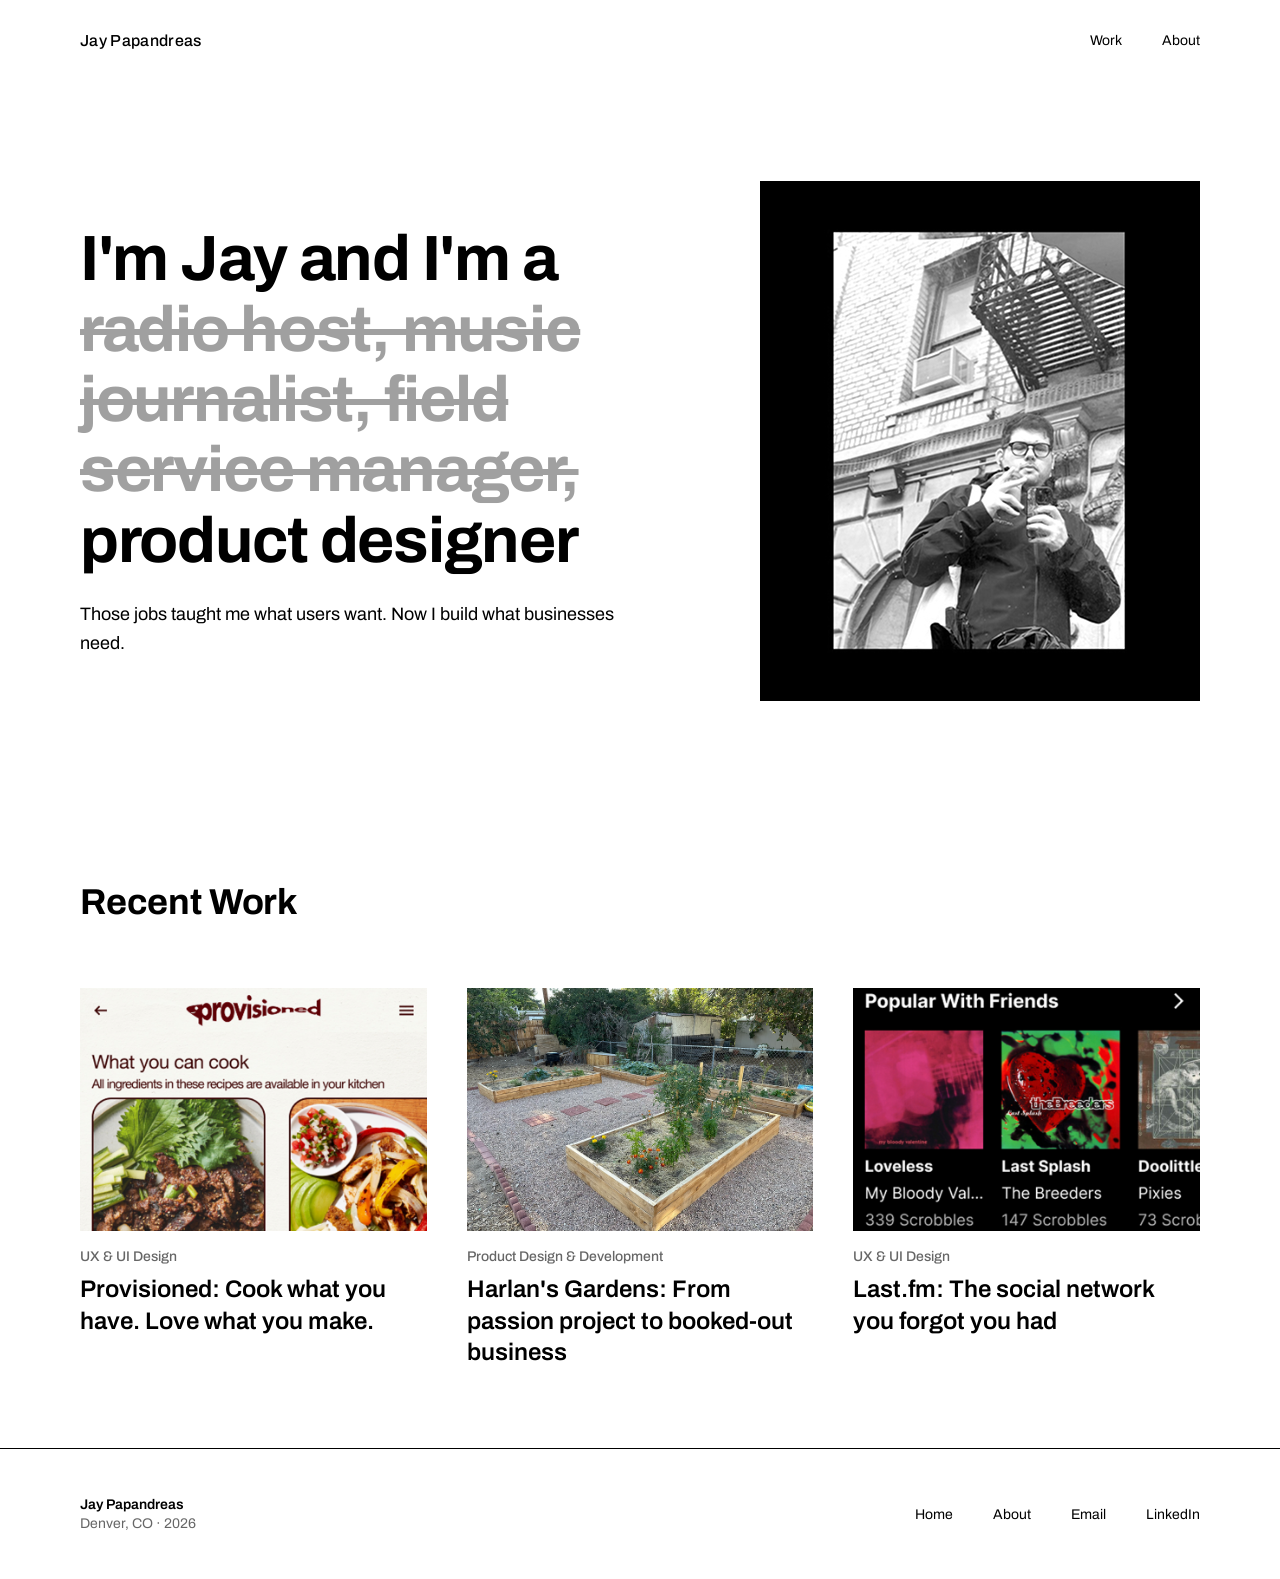
<file: index.html>
<!DOCTYPE html>
<html lang="en">
<head>
  <meta charset="UTF-8">
  <meta name="viewport" content="width=device-width, initial-scale=1.0">
  <title>Jay Papandreas — Product Designer</title>
  <meta name="description" content="Jay Papandreas is a product designer in Denver, CO.">
  <link rel="icon" type="image/png" href="favicon.png">
  <meta property="og:type" content="website">
  <meta property="og:site_name" content="Jay Papandreas">
  <meta property="og:title" content="Jay Papandreas — Product Designer">
  <meta property="og:description" content="Jay Papandreas is a product designer in Denver, CO.">
  <meta property="og:url" content="https://jaypapandreas.com">
  <meta property="og:image" content="https://jaypapandreas.com/og-image.png">
  <meta name="twitter:card" content="summary_large_image">
  <meta name="twitter:image" content="https://jaypapandreas.com/og-image.png">
  <link rel="stylesheet" href="styles.css">
</head>
<body>

  <a href="#main" class="skip-link">Skip to main content</a>
  <header class="nav">
    <div class="nav-inner">
      <a href="index.html" class="nav-wordmark">Jay Papandreas</a>
      <nav class="nav-links" aria-label="Primary navigation">
        <a href="work.html" class="nav-link">Work</a>
        <a href="about.html" class="nav-link">About</a>
      </nav>
    </div>
  </header>

  <main id="main">
    <section class="hero">
      <div class="hero-text">
        <h1 class="hero-heading">I'm Jay and I'm a <span class="text-strikethrough">radio host, music journalist, field service manager, </span>product designer</h1>
        <p class="hero-sub">Those jobs taught me what users want. Now I build what businesses need.</p>
      </div>
      <img class="hero-photo" src="images/portfolio%20assets/hero-photo.jpg" alt="Jay Papandreas">
    </section>

    <section class="section">
      <h2 class="section-heading">Recent Work</h2>
      <div class="cards-row cards-row--three">
        <a href="provisioned.html" class="card">
          <img class="card-image" src="images/portfolio%20assets/card-provisioned.png" alt="Provisioned project">
          <div class="card-text">
            <span class="card-category">UX &amp; UI Design</span>
            <span class="card-title">Provisioned: Cook what you have. Love what you make.</span>
          </div>
        </a>
        <a href="harlans.html" class="card">
          <img class="card-image" src="images/portfolio%20assets/card-harlans.png" alt="Harlan's Gardens project">
          <div class="card-text">
            <span class="card-category">Product Design &amp; Development</span>
            <span class="card-title">Harlan's Gardens: From passion project to booked-out business</span>
          </div>
        </a>
        <a href="lastfm.html" class="card">
          <img class="card-image" src="images/portfolio%20assets/card-lastfm.png" alt="Last.fm project">
          <div class="card-text">
            <span class="card-category">UX &amp; UI Design</span>
            <span class="card-title">Last.fm: The social network you forgot you had</span>
          </div>
        </a>
      </div>
    </section>
  </main>

  <footer class="footer">
    <div class="footer-inner">
      <div class="footer-left">
        <span class="footer-name">Jay Papandreas</span>
        <span class="footer-meta">Denver, CO · 2026</span>
      </div>
      <nav class="footer-links" aria-label="Footer navigation">
        <a href="index.html" class="footer-link">Home</a>
        <a href="about.html" class="footer-link">About</a>
        <a data-e="jay.papandreas" data-d="gmail.com" class="footer-link" role="link" tabindex="0">Email</a>
        <a href="https://www.linkedin.com/in/jaypapandreas" target="_blank" rel="noopener noreferrer" class="footer-link" aria-label="LinkedIn (opens in new tab)">LinkedIn</a>
      </nav>
    </div>
  </footer>

  <script src="main.js"></script>
</body>
</html>
</file>
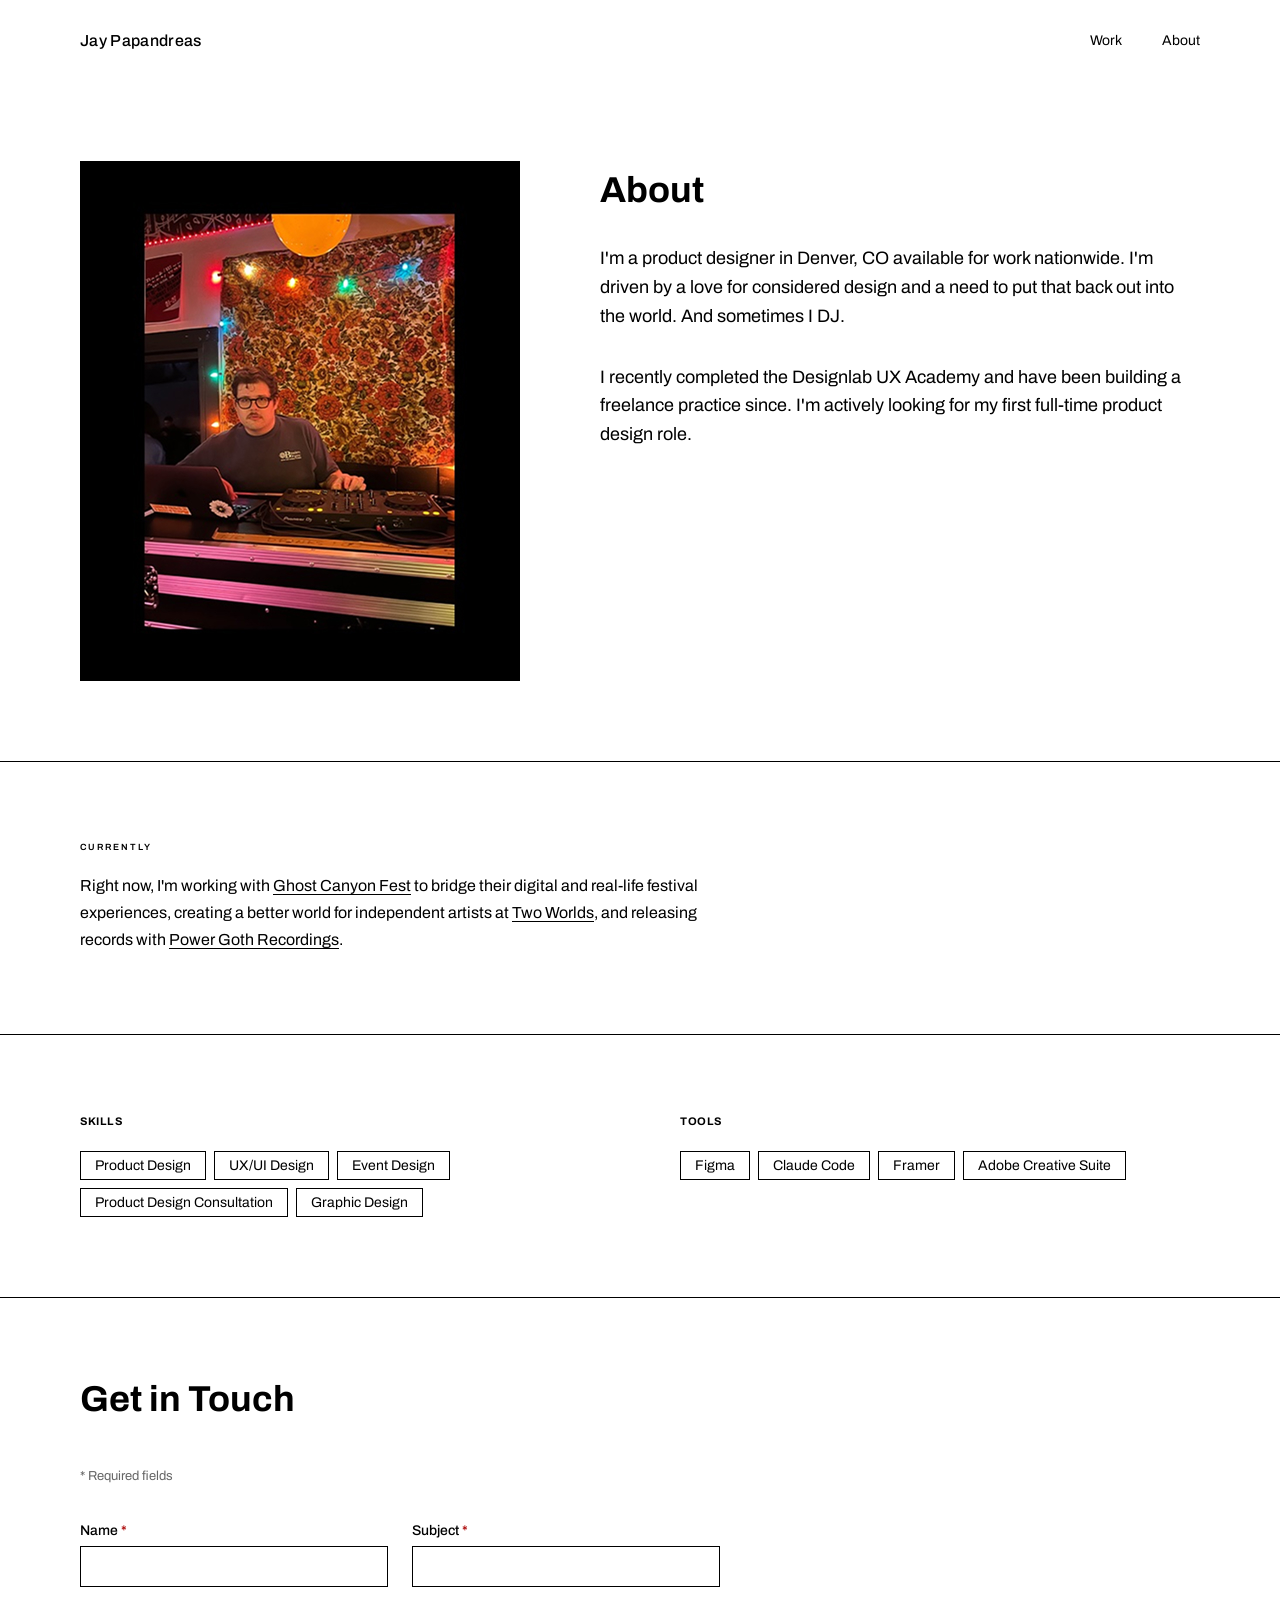
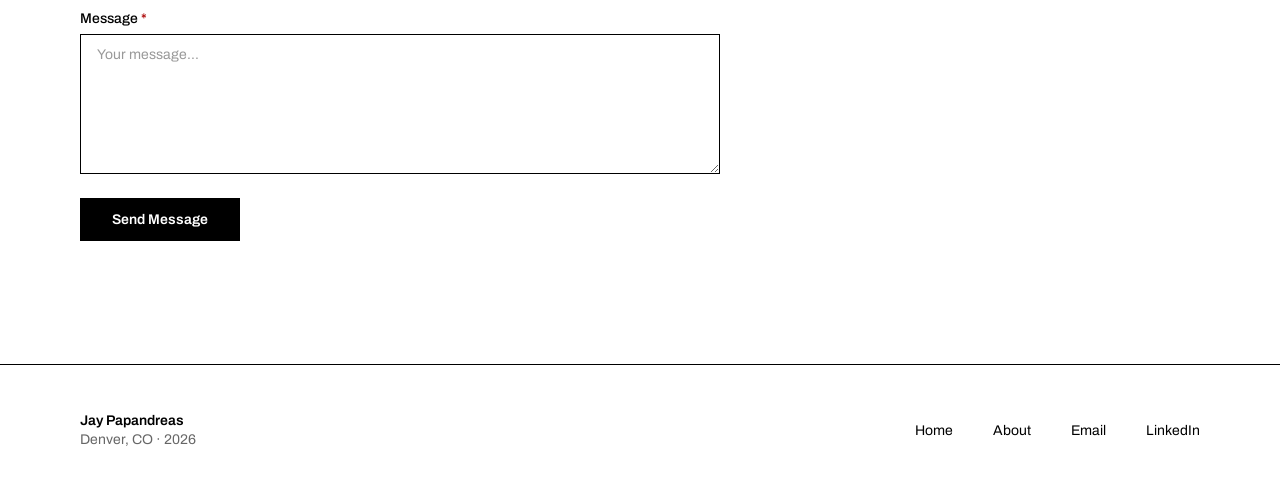
<file: about.html>
<!DOCTYPE html>
<html lang="en">
<head>
  <meta charset="UTF-8">
  <meta name="viewport" content="width=device-width, initial-scale=1.0">
  <title>About — Jay Papandreas</title>
  <meta name="description" content="Jay Papandreas is a product designer in Denver, CO available for work nationwide.">
  <link rel="icon" type="image/png" href="favicon.png">
  <meta property="og:type" content="website">
  <meta property="og:site_name" content="Jay Papandreas">
  <meta property="og:title" content="About — Jay Papandreas">
  <meta property="og:description" content="Jay Papandreas is a product designer in Denver, CO available for work nationwide.">
  <meta property="og:url" content="https://jaypapandreas.com/about.html">
  <meta property="og:image" content="https://jaypapandreas.com/og-image.png">
  <meta name="twitter:card" content="summary_large_image">
  <meta name="twitter:image" content="https://jaypapandreas.com/og-image.png">
  <link rel="stylesheet" href="styles.css">
</head>
<body>

  <a href="#main" class="skip-link">Skip to main content</a>
  <header class="nav">
    <div class="nav-inner">
      <a href="index.html" class="nav-wordmark">Jay Papandreas</a>
      <nav class="nav-links" aria-label="Primary navigation">
        <a href="work.html" class="nav-link">Work</a>
        <a href="about.html" class="nav-link">About</a>
      </nav>
    </div>
  </header>

  <main id="main">
    <section class="about-intro">
      <img class="about-photo" src="images/portfolio%20assets/About-Photo.jpg" alt="Jay Papandreas">
      <div class="about-text">
        <h1 class="about-heading">About</h1>
        <p class="about-bio">I'm a product designer in Denver, CO available for work nationwide. I'm driven by a love for considered design and a need to put that back out into the world. And sometimes I DJ.</p>
        <p class="about-bio">I recently completed the Designlab UX Academy and have been building a freelance practice since. I'm actively looking for my first full-time product design role.</p>
      </div>
    </section>

    <section class="currently-section">
      <h2 class="section-label">Currently</h2>
      <p class="currently-body">Right now, I'm working with <a href="https://ghostcanyonfest.com/" target="_blank" rel="noopener noreferrer" aria-label="Ghost Canyon Fest (opens in new tab)">Ghost Canyon Fest</a> to bridge their digital and real-life festival experiences, creating a better world for independent artists at <a href="https://www.two-worlds.biz/" target="_blank" rel="noopener noreferrer" aria-label="Two Worlds (opens in new tab)">Two Worlds</a>, and releasing records with <a href="https://www.instagram.com/power_goth" target="_blank" rel="noopener noreferrer" aria-label="Power Goth Recordings on Instagram (opens in new tab)">Power Goth Recordings</a>.</p>
    </section>

    <section class="skills-section">
      <div>
        <h2 class="skills-group-label">Skills</h2>
        <ul class="skills-list">
          <li class="skill-tag">Product Design</li>
          <li class="skill-tag">UX/UI Design</li>
          <li class="skill-tag">Event Design</li>
          <li class="skill-tag">Product Design Consultation</li>
          <li class="skill-tag">Graphic Design</li>
        </ul>
      </div>
      <div>
        <h2 class="skills-group-label">Tools</h2>
        <ul class="skills-list">
          <li class="skill-tag">Figma</li>
          <li class="skill-tag">Claude Code</li>
          <li class="skill-tag">Framer</li>
          <li class="skill-tag">Adobe Creative Suite</li>
        </ul>
      </div>
    </section>

    <section class="contact-section">
      <h2 class="contact-heading">Get in Touch</h2>
      <form class="form" id="contact-form">
        <p class="form-note"><span aria-hidden="true">*</span> Required fields</p>
        <div class="form-honeypot" aria-hidden="true">
          <label for="b_trap">Website</label>
          <input type="text" id="b_trap" name="b_trap" tabindex="-1" autocomplete="off">
        </div>
        <div class="form-row">
          <div class="form-field">
            <label class="form-label" for="name">Name <span aria-hidden="true" class="required-mark">*</span></label>
            <input class="form-input" type="text" id="name" name="name" required aria-invalid="false" aria-describedby="name-error">
            <span id="name-error" class="form-field-error" aria-live="polite"></span>
          </div>
          <div class="form-field">
            <label class="form-label" for="subject">Subject <span aria-hidden="true" class="required-mark">*</span></label>
            <input class="form-input" type="text" id="subject" name="subject" required aria-invalid="false" aria-describedby="subject-error">
            <span id="subject-error" class="form-field-error" aria-live="polite"></span>
          </div>
        </div>
        <div class="form-field">
          <label class="form-label" for="message">Message <span aria-hidden="true" class="required-mark">*</span></label>
          <textarea class="form-textarea" id="message" name="message" placeholder="Your message..." required aria-invalid="false" aria-describedby="message-error"></textarea>
          <span id="message-error" class="form-field-error" aria-live="polite"></span>
        </div>
        <button class="form-submit" type="submit">Send Message</button>
        <p class="form-status" id="form-status" aria-live="polite"></p>
      </form>
    </section>
  </main>

  <footer class="footer">
    <div class="footer-inner">
      <div class="footer-left">
        <span class="footer-name">Jay Papandreas</span>
        <span class="footer-meta">Denver, CO · 2026</span>
      </div>
      <nav class="footer-links" aria-label="Footer navigation">
        <a href="index.html" class="footer-link">Home</a>
        <a href="about.html" class="footer-link">About</a>
        <a data-e="jay.papandreas" data-d="gmail.com" class="footer-link" role="link" tabindex="0">Email</a>
        <a href="https://www.linkedin.com/in/jaypapandreas" target="_blank" rel="noopener noreferrer" class="footer-link" aria-label="LinkedIn (opens in new tab)">LinkedIn</a>
      </nav>
    </div>
  </footer>

  <script src="main.js"></script>
  <script>
    (function () {
      var ENDPOINT  = 'https://script.google.com/macros/s/AKfycbyfKPheOiVkLEQucxhgxAeVvsh5Z7ARnxC8Q-JM4-kcXCELR0Q1tVwL_xK7TecHJsloNA/exec';
      var LOAD_TIME = Date.now();

      var form   = document.getElementById('contact-form');
      var btn    = form.querySelector('.form-submit');
      var status = document.getElementById('form-status');

      function validateField(input, errorId, message) {
        var error = document.getElementById(errorId);
        if (!input.value.trim()) {
          input.setAttribute('aria-invalid', 'true');
          error.textContent = message;
          return false;
        }
        input.setAttribute('aria-invalid', 'false');
        error.textContent = '';
        return true;
      }

      function clearErrors() {
        ['name', 'subject', 'message'].forEach(function (f) {
          form.elements[f].setAttribute('aria-invalid', 'false');
          document.getElementById(f + '-error').textContent = '';
        });
      }

      form.addEventListener('submit', function (e) {
        e.preventDefault();

        // Honeypot filled — silent drop
        if (form.elements.b_trap.value) return;
        // Submitted too fast to be human
        if (Date.now() - LOAD_TIME < 3000) return;

        var valid = true;
        valid = validateField(form.elements.name,    'name-error',    'Please enter your name.')    && valid;
        valid = validateField(form.elements.subject, 'subject-error', 'Please enter a subject.')    && valid;
        valid = validateField(form.elements.message, 'message-error', 'Please enter a message.')    && valid;
        if (!valid) return;

        btn.disabled    = true;
        btn.textContent = 'Sending…';
        status.textContent = '';
        status.className   = 'form-status';

        fetch(ENDPOINT, {
          method: 'POST',
          mode:   'no-cors',
          body:   new URLSearchParams({
            name:    form.elements.name.value,
            subject: form.elements.subject.value,
            message: form.elements.message.value,
            website: form.elements.b_trap.value
          })
        })
        .then(function () {
          clearErrors();
          status.textContent = "Message sent — I'll be in touch.";
          status.className   = 'form-status form-status--success';
          form.reset();
        })
        .catch(function () {
          status.textContent = 'Something went wrong — try again shortly.';
          status.className   = 'form-status form-status--error';
        })
        .finally(function () {
          btn.disabled    = false;
          btn.textContent = 'Send Message';
        });
      });
    })();
  </script>
</body>
</html>
</file>
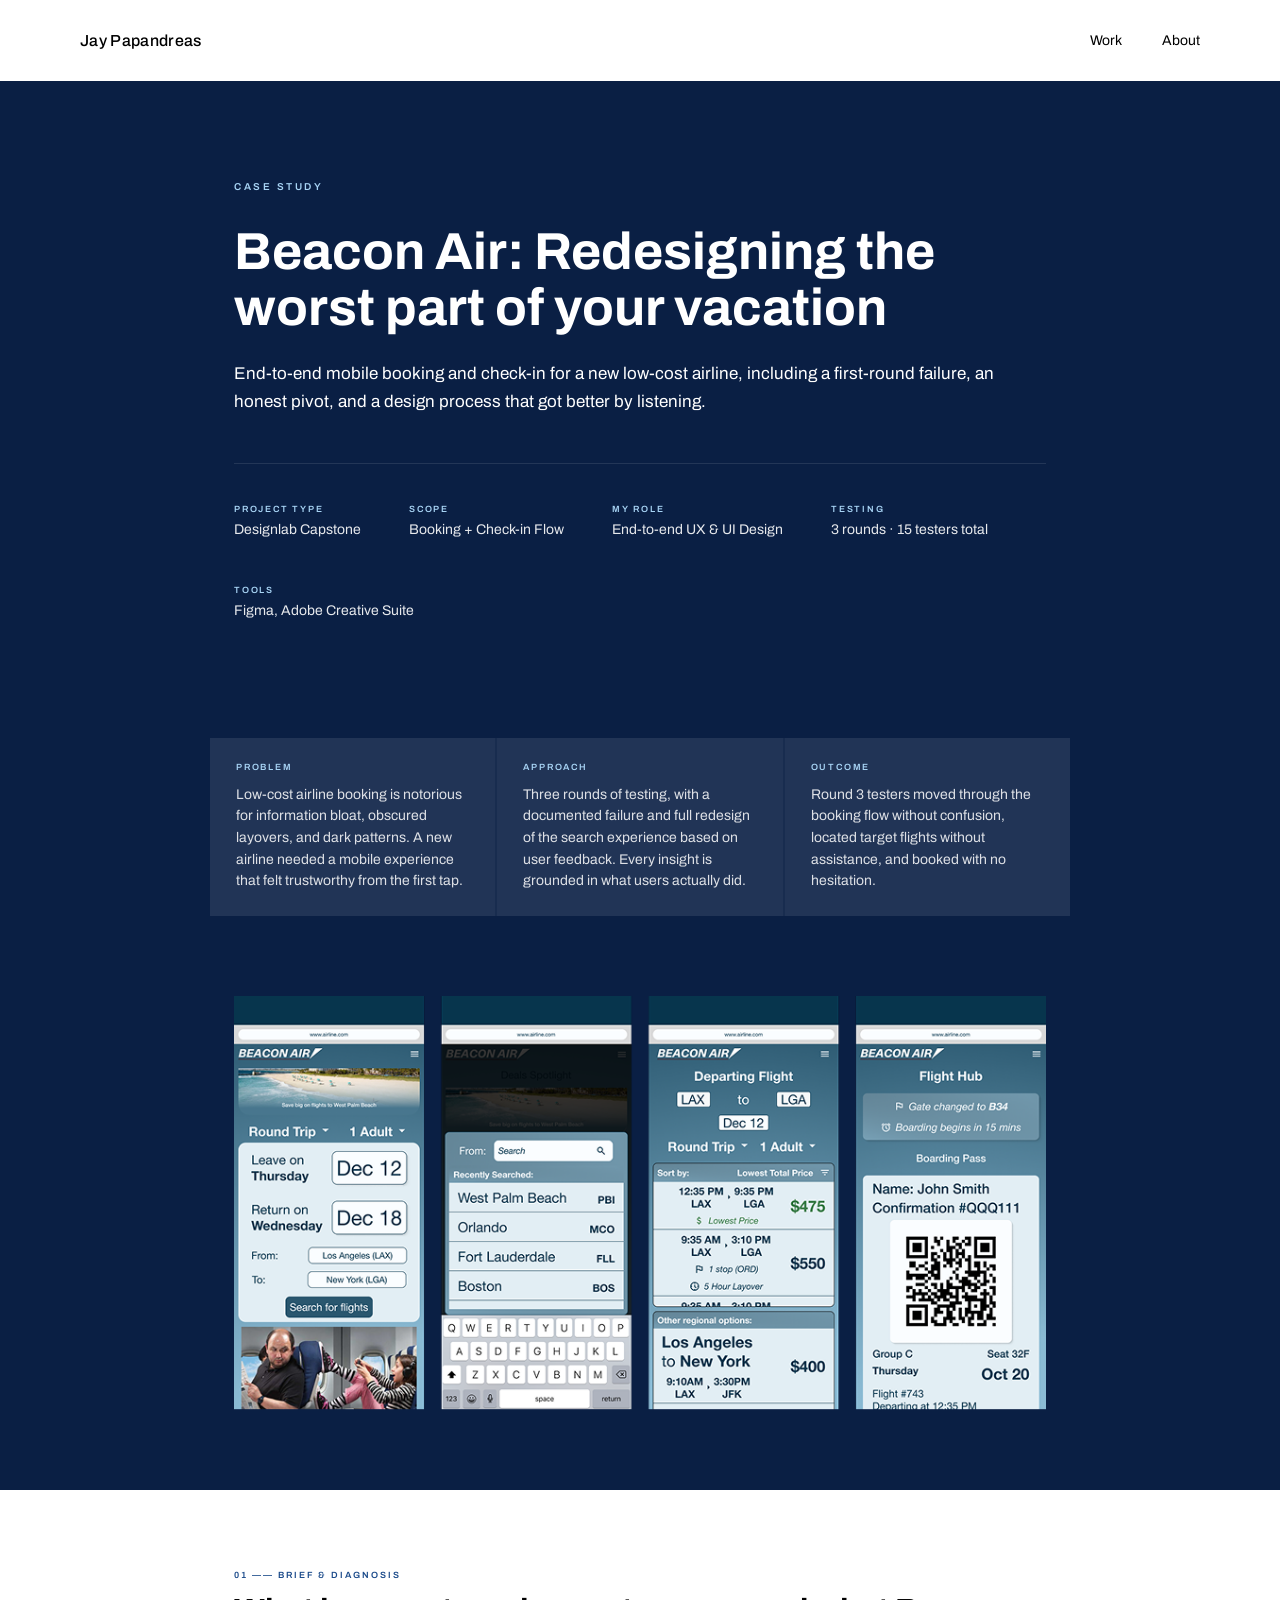
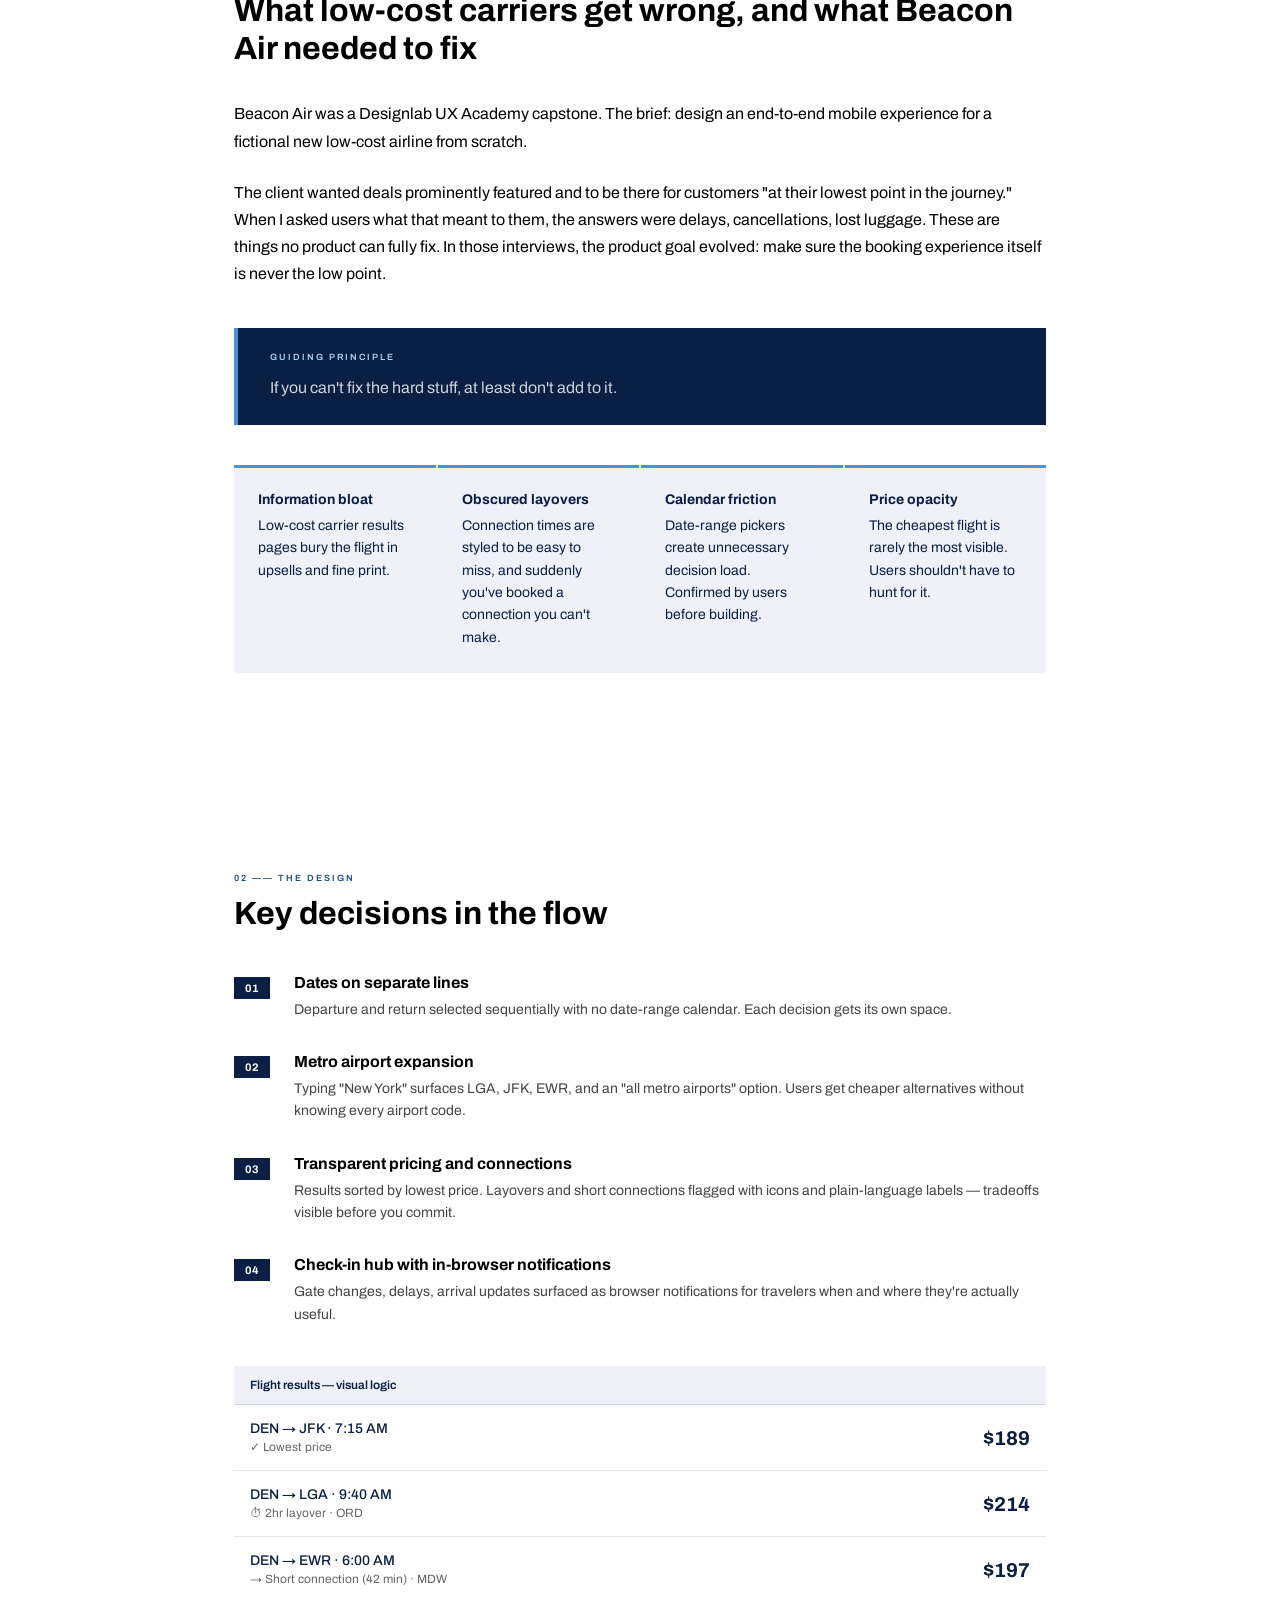
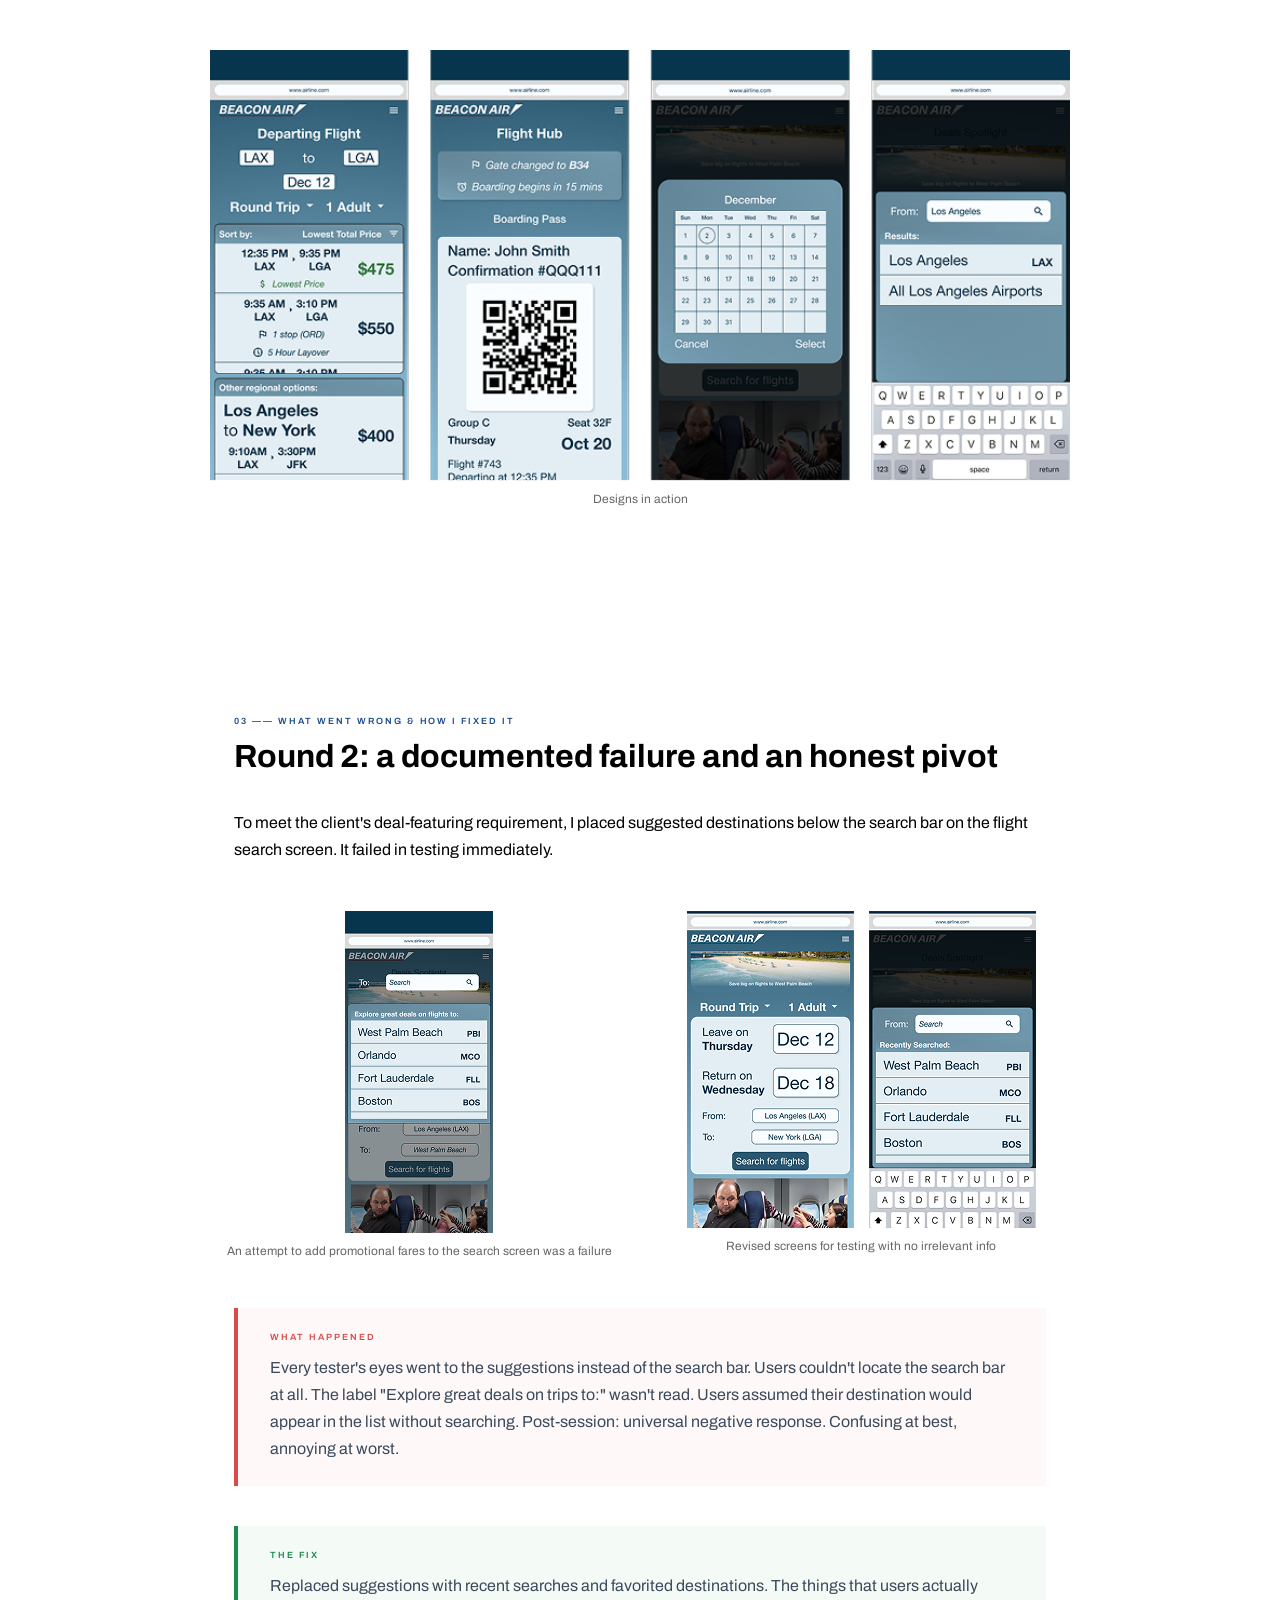
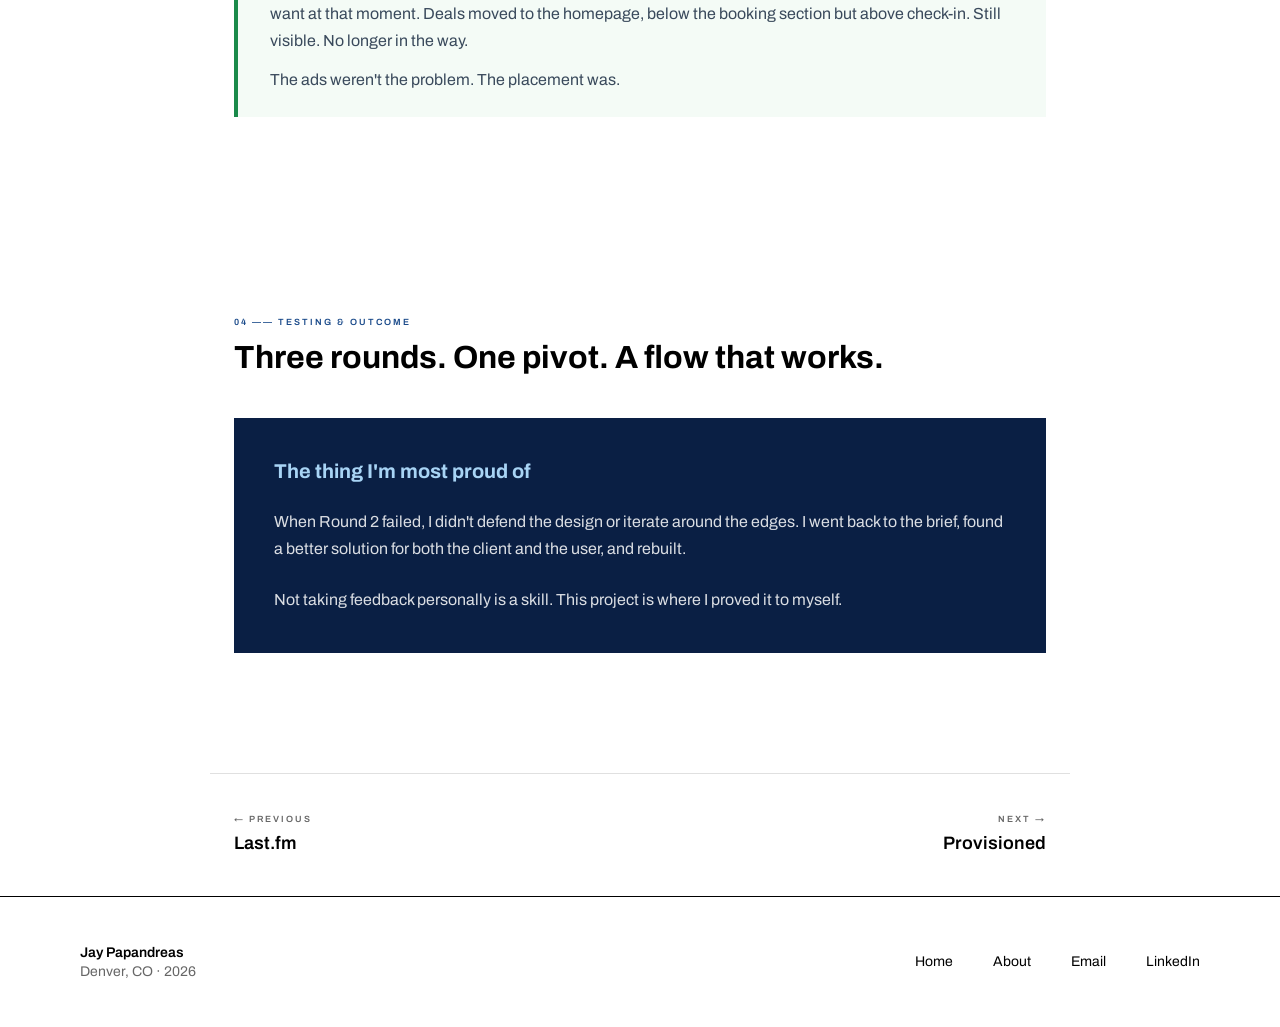
<file: beacon.html>
<!DOCTYPE html>
<html lang="en">
<head>
  <meta charset="UTF-8">
  <meta name="viewport" content="width=device-width, initial-scale=1.0">
  <title>Beacon Air — Jay Papandreas</title>
  <meta name="description" content="End-to-end mobile booking and check-in for a new low-cost airline, including a first-round failure, an honest pivot, and a design process that got better by listening.">
  <link rel="icon" type="image/png" href="favicon.png">
  <meta property="og:type" content="website">
  <meta property="og:site_name" content="Jay Papandreas">
  <meta property="og:title" content="Beacon Air — Jay Papandreas">
  <meta property="og:description" content="End-to-end mobile booking and check-in for a new low-cost airline, including a first-round failure, an honest pivot, and a design process that got better by listening.">
  <meta property="og:url" content="https://jaypapandreas.com/beacon.html">
  <meta property="og:image" content="https://jaypapandreas.com/og-image.png">
  <meta name="twitter:card" content="summary_large_image">
  <meta name="twitter:image" content="https://jaypapandreas.com/og-image.png">
  <link rel="stylesheet" href="styles.css">
  <style>
    .cs-hero { background: #0a1f44; color: #fff; }
    .cs-label { color: #a8d4f5; }
    .cs-divider { background: rgba(255,255,255,0.1); }
    .meta-label { color: #a8d4f5; }
    .meta-value { color: rgba(255,255,255,0.9); }
    .tldr { background: rgba(255,255,255,0.06); }
    .tldr-item { background: rgba(255,255,255,0.04); }
    .tldr-label { color: #a8d4f5; }
    .tldr-body { color: rgba(255,255,255,0.85); }
    .cs-screen-caption { color: rgba(255,255,255,0.7); }
    /* Content area */
    .pg-beacon .cs-section-num { color: #1a4a8a; }
    .pg-beacon .callout-block { background: #0a1f44; border-left: 4px solid #4a90d9; }
    .pg-beacon .callout-label { color: #a8d4f5; }
    .pg-beacon .callout-text { color: rgba(255,255,255,0.8); }
    .pg-beacon .callout-block--failure { background: #fff8f8; border-left-color: #d94a4a; }
    .pg-beacon .callout-block--failure .callout-label { color: #d94a4a; }
    .pg-beacon .callout-block--failure .callout-text { color: #3a4a5c; }
    .pg-beacon .callout-block--fix { background: #f4fbf6; border-left-color: #1a8a4a; }
    .pg-beacon .callout-block--fix .callout-label { color: #1a8a4a; }
    .pg-beacon .callout-block--fix .callout-text { color: #3a4a5c; }
    .pg-beacon .insight-grid { grid-template-columns: repeat(4, 1fr); gap: 2px; background: #eef2f8; }
    .pg-beacon .insight-card { background: #eef2f8; border: none; border-top: 3px solid #4a90d9; }
    .pg-beacon .insight-name { color: #0a1f44; }
    .pg-beacon .insight-desc { color: #0a1f44; }
    .pg-beacon .pricing-demo { background: #eef2f8; border: none; }
    .pg-beacon .pricing-demo-label { border-bottom-color: rgba(10,31,68,0.15); color: #0a1f44; }
    .pg-beacon .flight-row { background: #ffffff; border-bottom-color: rgba(10,31,68,0.1); }
    .pg-beacon .flight-info { color: #0a1f44; }
    .pg-beacon .flight-price { color: #0a1f44; }
    .pg-beacon .feature-badge { background: #0a1f44; color: #fff; border-color: #0a1f44; }
    .pg-beacon .outcome-block { background: #0a1f44; border: none; color: #fff; }
    .pg-beacon .outcome-highlight { color: #a8d4f5; }
    .pg-beacon .outcome-block .cs-body { color: rgba(255,255,255,0.85); }
  </style>
</head>
<body>

  <a href="#main" class="skip-link">Skip to main content</a>
  <header class="nav">
    <div class="nav-inner">
      <a href="index.html" class="nav-wordmark">Jay Papandreas</a>
      <nav class="nav-links" aria-label="Primary navigation">
        <a href="work.html" class="nav-link">Work</a>
        <a href="about.html" class="nav-link">About</a>
      </nav>
    </div>
  </header>

  <main class="pg-beacon" id="main">
    <div class="cs-hero">
      <div class="cs-hero-inner">
        <span class="cs-label">Case Study</span>
        <h1 class="cs-title">Beacon Air: Redesigning the worst part of your vacation</h1>
        <p class="cs-subtitle">End-to-end mobile booking and check-in for a new low-cost airline, including a first-round failure, an honest pivot, and a design process that got better by listening.</p>
        <div class="cs-divider"></div>
        <div class="meta-row">
          <div class="meta-item">
            <span class="meta-label">Project Type</span>
            <span class="meta-value">Designlab Capstone</span>
          </div>
          <div class="meta-item">
            <span class="meta-label">Scope</span>
            <span class="meta-value">Booking + Check-in Flow</span>
          </div>
          <div class="meta-item">
            <span class="meta-label">My Role</span>
            <span class="meta-value">End-to-end UX &amp; UI Design</span>
          </div>
          <div class="meta-item">
            <span class="meta-label">Testing</span>
            <span class="meta-value">3 rounds · 15 testers total</span>
          </div>
          <div class="meta-item">
            <span class="meta-label">Tools</span>
            <span class="meta-value">Figma, Adobe Creative Suite</span>
          </div>
        </div>
        <div class="tldr">
          <div class="tldr-item">
            <span class="tldr-label">Problem</span>
            <p class="tldr-body">Low-cost airline booking is notorious for information bloat, obscured layovers, and dark patterns. A new airline needed a mobile experience that felt trustworthy from the first tap.</p>
          </div>
          <div class="tldr-item">
            <span class="tldr-label">Approach</span>
            <p class="tldr-body">Three rounds of testing, with a documented failure and full redesign of the search experience based on user feedback. Every insight is grounded in what users actually did.</p>
          </div>
          <div class="tldr-item">
            <span class="tldr-label">Outcome</span>
            <p class="tldr-body">Round 3 testers moved through the booking flow without confusion, located target flights without assistance, and booked with no hesitation.</p>
          </div>
        </div>
      </div>

      <div class="cs-hero-wide">
        <img src="images/portfolio%20assets/Beacon%20screens%20images.png" alt="Beacon Air screens">
      </div>
    </div>

    <div class="cs-content">
      <section class="cs-section">
        <span class="cs-section-num">01 &mdash;&mdash; Brief &amp; Diagnosis</span>
        <h2 class="cs-section-h2">What low-cost carriers get wrong, and what Beacon Air needed to fix</h2>
        <p class="cs-body">Beacon Air was a Designlab UX Academy capstone. The brief: design an end-to-end mobile experience for a fictional new low-cost airline from scratch.</p>
        <p class="cs-body">The client wanted deals prominently featured and to be there for customers "at their lowest point in the journey." When I asked users what that meant to them, the answers were delays, cancellations, lost luggage. These are things no product can fully fix. In those interviews, the product goal evolved: make sure the booking experience itself is never the low point.</p>

        <div class="callout-block">
          <span class="callout-label">Guiding Principle</span>
          <p class="callout-text">If you can't fix the hard stuff, at least don't add to it.</p>
        </div>

        <div class="insight-grid">
          <div class="insight-card">
            <p class="insight-name">Information bloat</p>
            <p class="insight-desc">Low-cost carrier results pages bury the flight in upsells and fine print.</p>
          </div>
          <div class="insight-card">
            <p class="insight-name">Obscured layovers</p>
            <p class="insight-desc">Connection times are styled to be easy to miss, and suddenly you've booked a connection you can't make.</p>
          </div>
          <div class="insight-card">
            <p class="insight-name">Calendar friction</p>
            <p class="insight-desc">Date-range pickers create unnecessary decision load. Confirmed by users before building.</p>
          </div>
          <div class="insight-card">
            <p class="insight-name">Price opacity</p>
            <p class="insight-desc">The cheapest flight is rarely the most visible. Users shouldn't have to hunt for it.</p>
          </div>
        </div>
      </section>

      <section class="cs-section">
        <span class="cs-section-num">02 &mdash;&mdash; The Design</span>
        <h2 class="cs-section-h2">Key decisions in the flow</h2>

        <div class="feature-list">
          <div class="feature-item">
            <span class="feature-badge">01</span>
            <div class="feature-content">
              <span class="feature-name">Dates on separate lines</span>
              <p class="feature-desc">Departure and return selected sequentially with no date-range calendar. Each decision gets its own space.</p>
            </div>
          </div>
          <div class="feature-item">
            <span class="feature-badge">02</span>
            <div class="feature-content">
              <span class="feature-name">Metro airport expansion</span>
              <p class="feature-desc">Typing "New York" surfaces LGA, JFK, EWR, and an "all metro airports" option. Users get cheaper alternatives without knowing every airport code.</p>
            </div>
          </div>
          <div class="feature-item">
            <span class="feature-badge">03</span>
            <div class="feature-content">
              <span class="feature-name">Transparent pricing and connections</span>
              <p class="feature-desc">Results sorted by lowest price. Layovers and short connections flagged with icons and plain-language labels — tradeoffs visible before you commit.</p>
            </div>
          </div>
          <div class="feature-item">
            <span class="feature-badge">04</span>
            <div class="feature-content">
              <span class="feature-name">Check-in hub with in-browser notifications</span>
              <p class="feature-desc">Gate changes, delays, arrival updates surfaced as browser notifications for travelers when and where they're actually useful.</p>
            </div>
          </div>
        </div>

        <div class="pricing-demo">
          <p class="pricing-demo-label">Flight results — visual logic</p>
          <div class="flight-row">
            <div>
              <p class="flight-info">DEN → JFK · 7:15 AM</p>
              <p class="flight-detail">✓ Lowest price</p>
            </div>
            <span class="flight-price">$189</span>
          </div>
          <div class="flight-row">
            <div>
              <p class="flight-info">DEN → LGA · 9:40 AM</p>
              <p class="flight-detail">⏱ 2hr layover · ORD</p>
            </div>
            <span class="flight-price">$214</span>
          </div>
          <div class="flight-row">
            <div>
              <p class="flight-info">DEN → EWR · 6:00 AM</p>
              <p class="flight-detail">→ Short connection (42 min) · MDW</p>
            </div>
            <span class="flight-price">$197</span>
          </div>
        </div>

        <div class="img-block">
          <img src="images/portfolio%20assets/Beacon%20screens%202.png" alt="Designs in action">
          <p class="img-caption">Designs in action</p>
        </div>
      </section>

      <section class="cs-section">
        <span class="cs-section-num">03 &mdash;&mdash; What Went Wrong &amp; How I Fixed It</span>
        <h2 class="cs-section-h2">Round 2: a documented failure and an honest pivot</h2>
        <p class="cs-body">To meet the client's deal-featuring requirement, I placed suggested destinations below the search bar on the flight search screen. It failed in testing immediately.</p>

        <div class="img-two-col">
          <div>
            <img src="images/portfolio%20assets/Failure/failure%20screen%201%201.png" alt="Failed attempt to add ads">
            <p class="img-caption">An attempt to add promotional fares to the search screen was a failure</p>
          </div>
          <div>
            <img src="images/portfolio%20assets/Failure/fixed%20screens%201.png" alt="Screenshots of revisions">
            <p class="img-caption">Revised screens for testing with no irrelevant info</p>
          </div>
        </div>
        <div class="callout-block callout-block--failure">
          <span class="callout-label">What happened</span>
          <p class="callout-text">Every tester's eyes went to the suggestions instead of the search bar. Users couldn't locate the search bar at all. The label "Explore great deals on trips to:" wasn't read. Users assumed their destination would appear in the list without searching. Post-session: universal negative response. Confusing at best, annoying at worst.</p>
        </div>
        <div class="callout-block callout-block--fix">
          <span class="callout-label">The fix</span>
          <p class="callout-text">Replaced suggestions with recent searches and favorited destinations. The things that users actually want at that moment. Deals moved to the homepage, below the booking section but above check-in. Still visible. No longer in the way.</p>
          <p class="callout-text mt-sm">The ads weren't the problem. The placement was.</p>
        </div>
      </section>

      <section class="cs-section">
        <span class="cs-section-num">04 &mdash;&mdash; Testing &amp; Outcome</span>
        <h2 class="cs-section-h2">Three rounds. One pivot. A flow that works.</h2>

        <div class="outcome-block">
          <p class="outcome-highlight">The thing I'm most proud of</p>
          <p class="cs-body">When Round 2 failed, I didn't defend the design or iterate around the edges. I went back to the brief, found a better solution for both the client and the user, and rebuilt.</p>
          <p class="cs-body mb-0">Not taking feedback personally is a skill. This project is where I proved it to myself.</p>
        </div>
      </section>

      <nav class="cs-pagination">
        <a href="lastfm.html" class="cs-pag-link cs-pag-link--prev">
          <span class="cs-pag-label">← Previous</span>
          <span class="cs-pag-title">Last.fm</span>
        </a>
        <a href="provisioned.html" class="cs-pag-link cs-pag-link--next">
          <span class="cs-pag-label">Next →</span>
          <span class="cs-pag-title">Provisioned</span>
        </a>
      </nav>
    </div>
  </main>

  <footer class="footer">
    <div class="footer-inner">
      <div class="footer-left">
        <span class="footer-name">Jay Papandreas</span>
        <span class="footer-meta">Denver, CO · 2026</span>
      </div>
      <nav class="footer-links" aria-label="Footer navigation">
        <a href="index.html" class="footer-link">Home</a>
        <a href="about.html" class="footer-link">About</a>
        <a data-e="jay.papandreas" data-d="gmail.com" class="footer-link" role="link" tabindex="0">Email</a>
        <a href="https://www.linkedin.com/in/jaypapandreas" target="_blank" rel="noopener noreferrer" class="footer-link" aria-label="LinkedIn (opens in new tab)">LinkedIn</a>
      </nav>
    </div>
  </footer>

  <script src="main.js"></script>
</body>
</html>
</file>
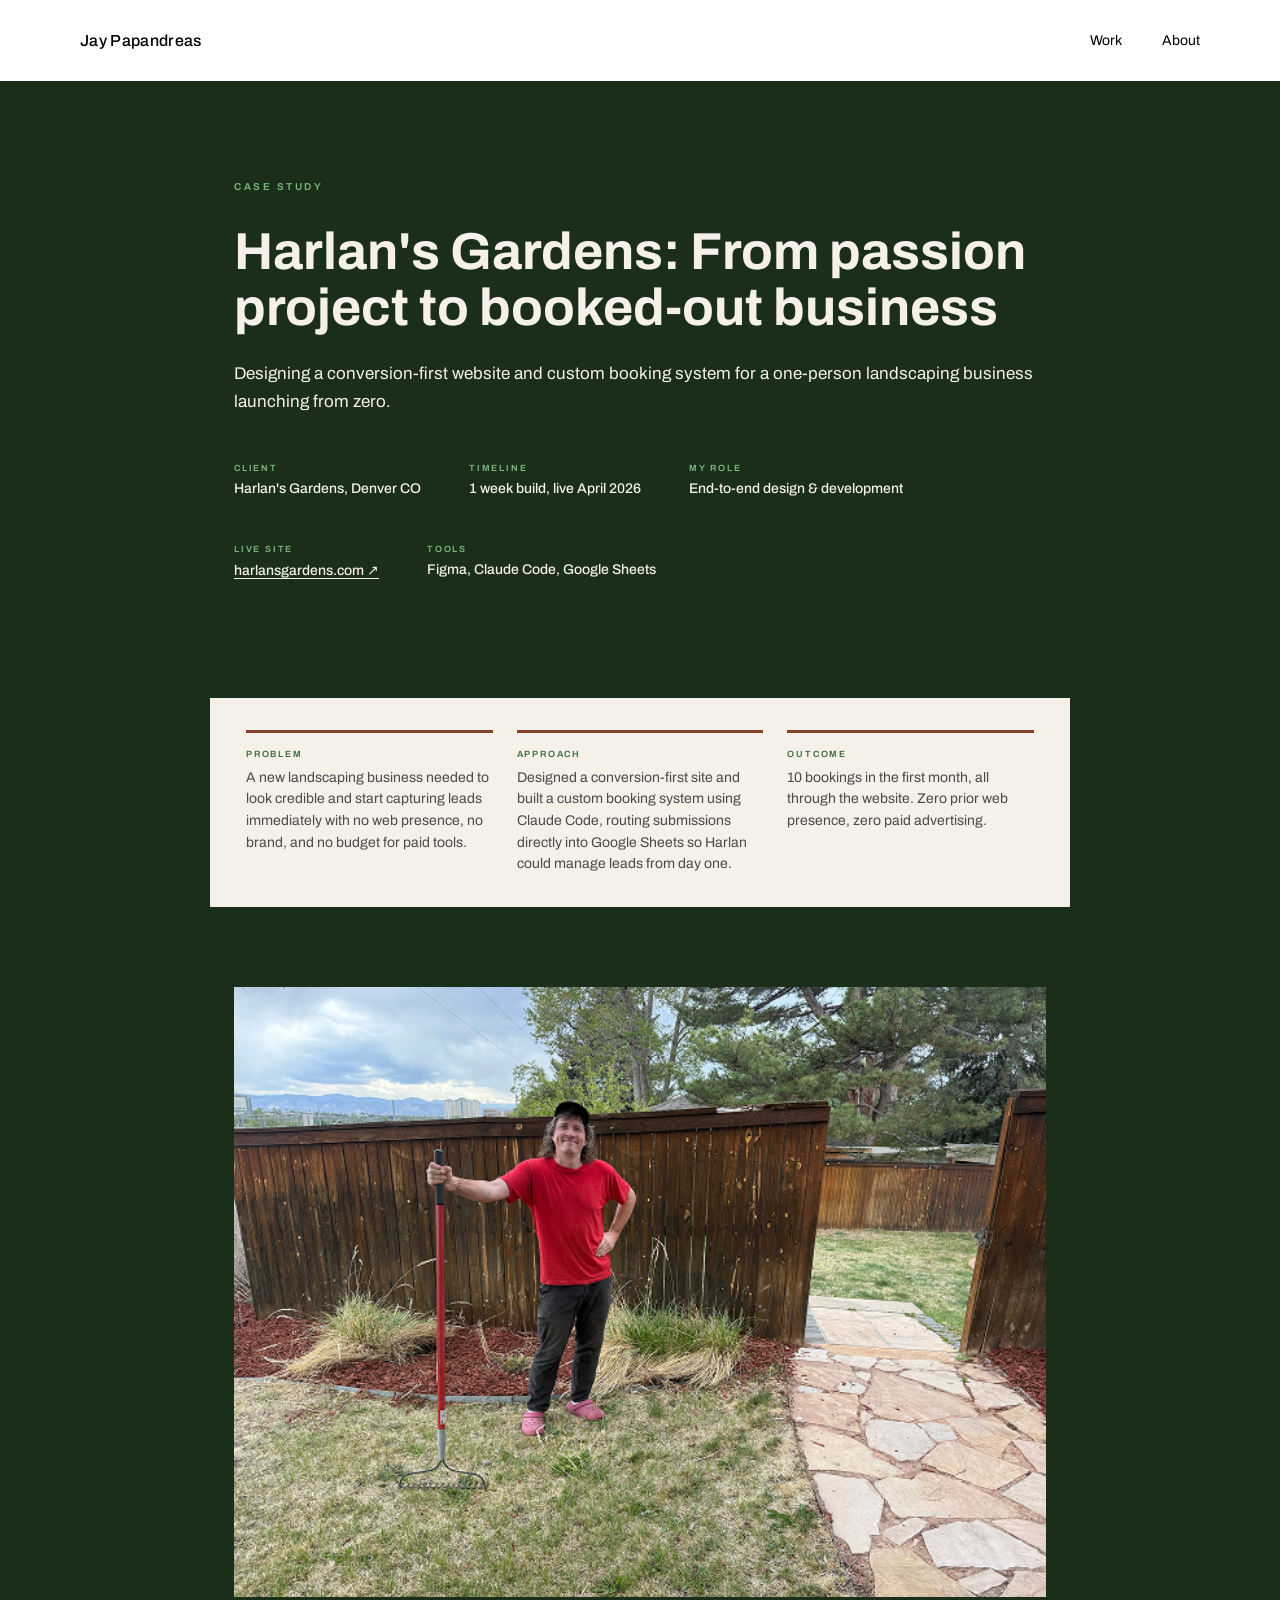
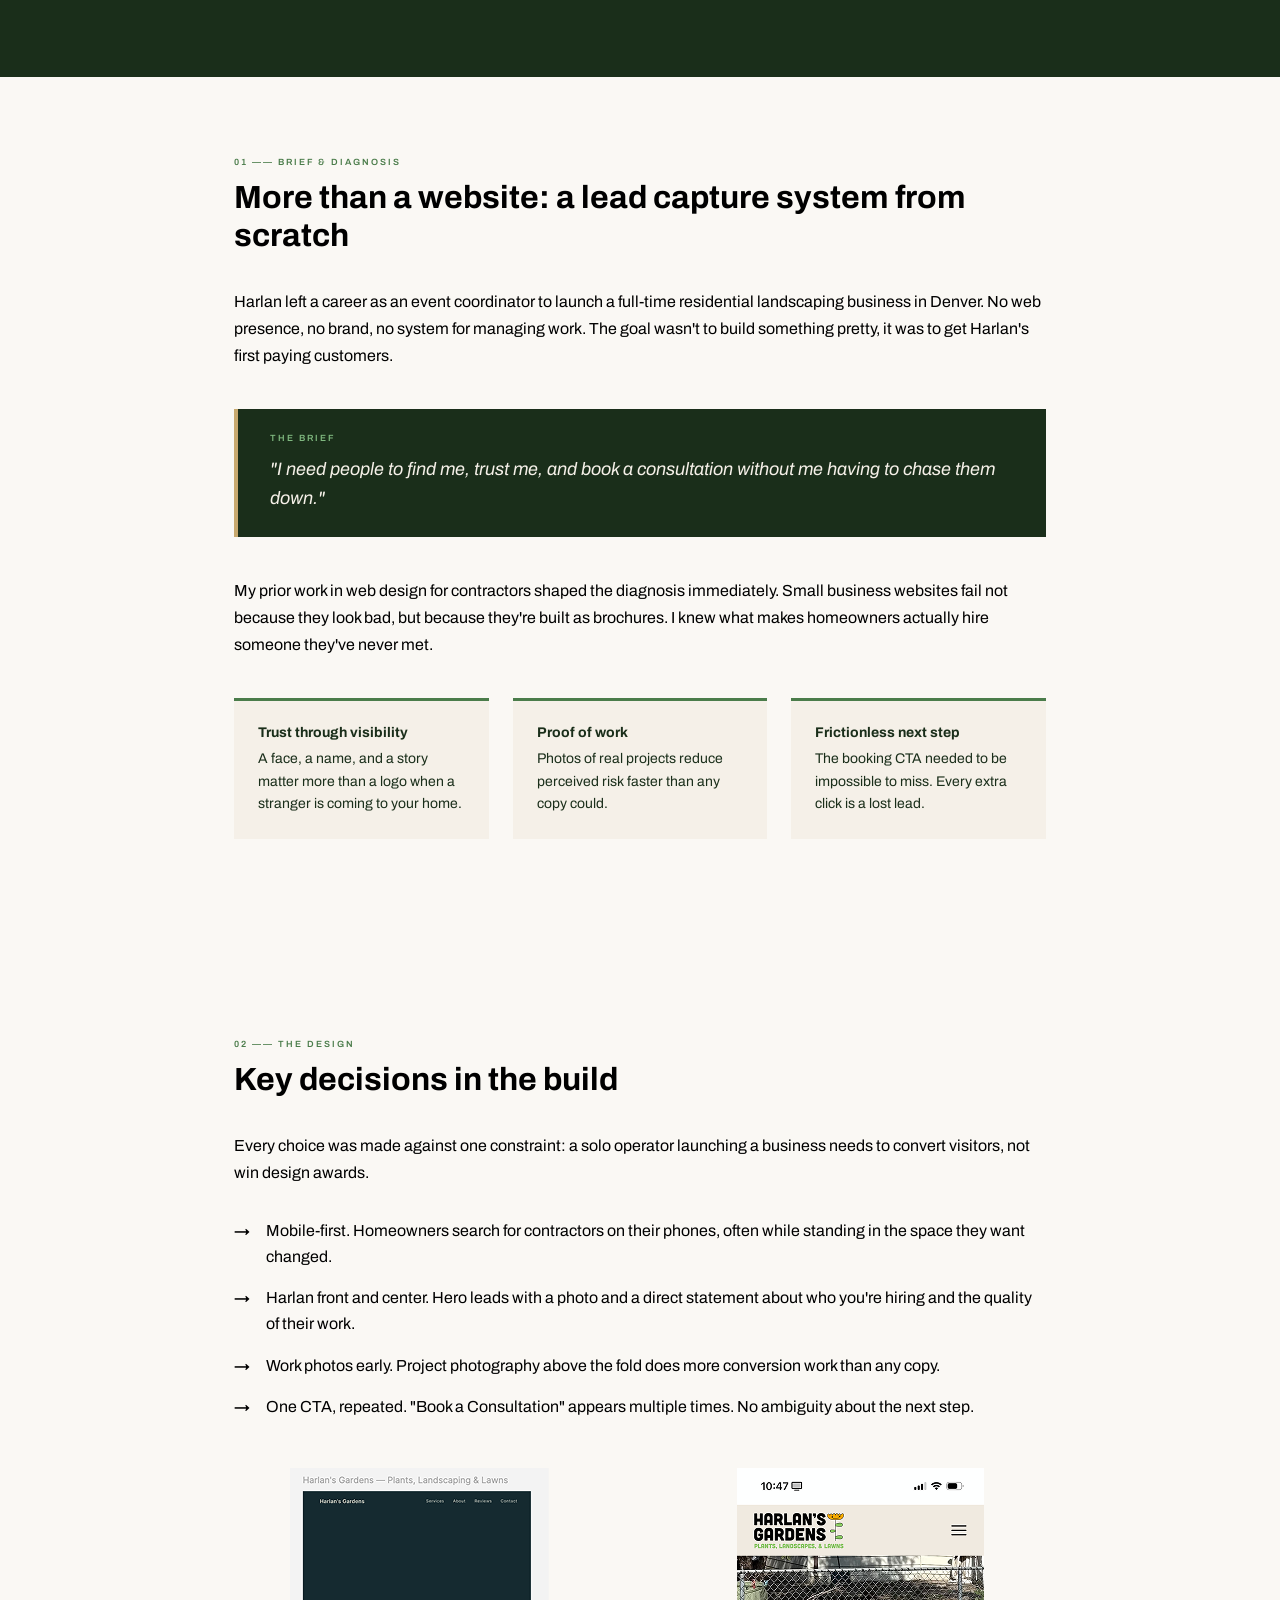
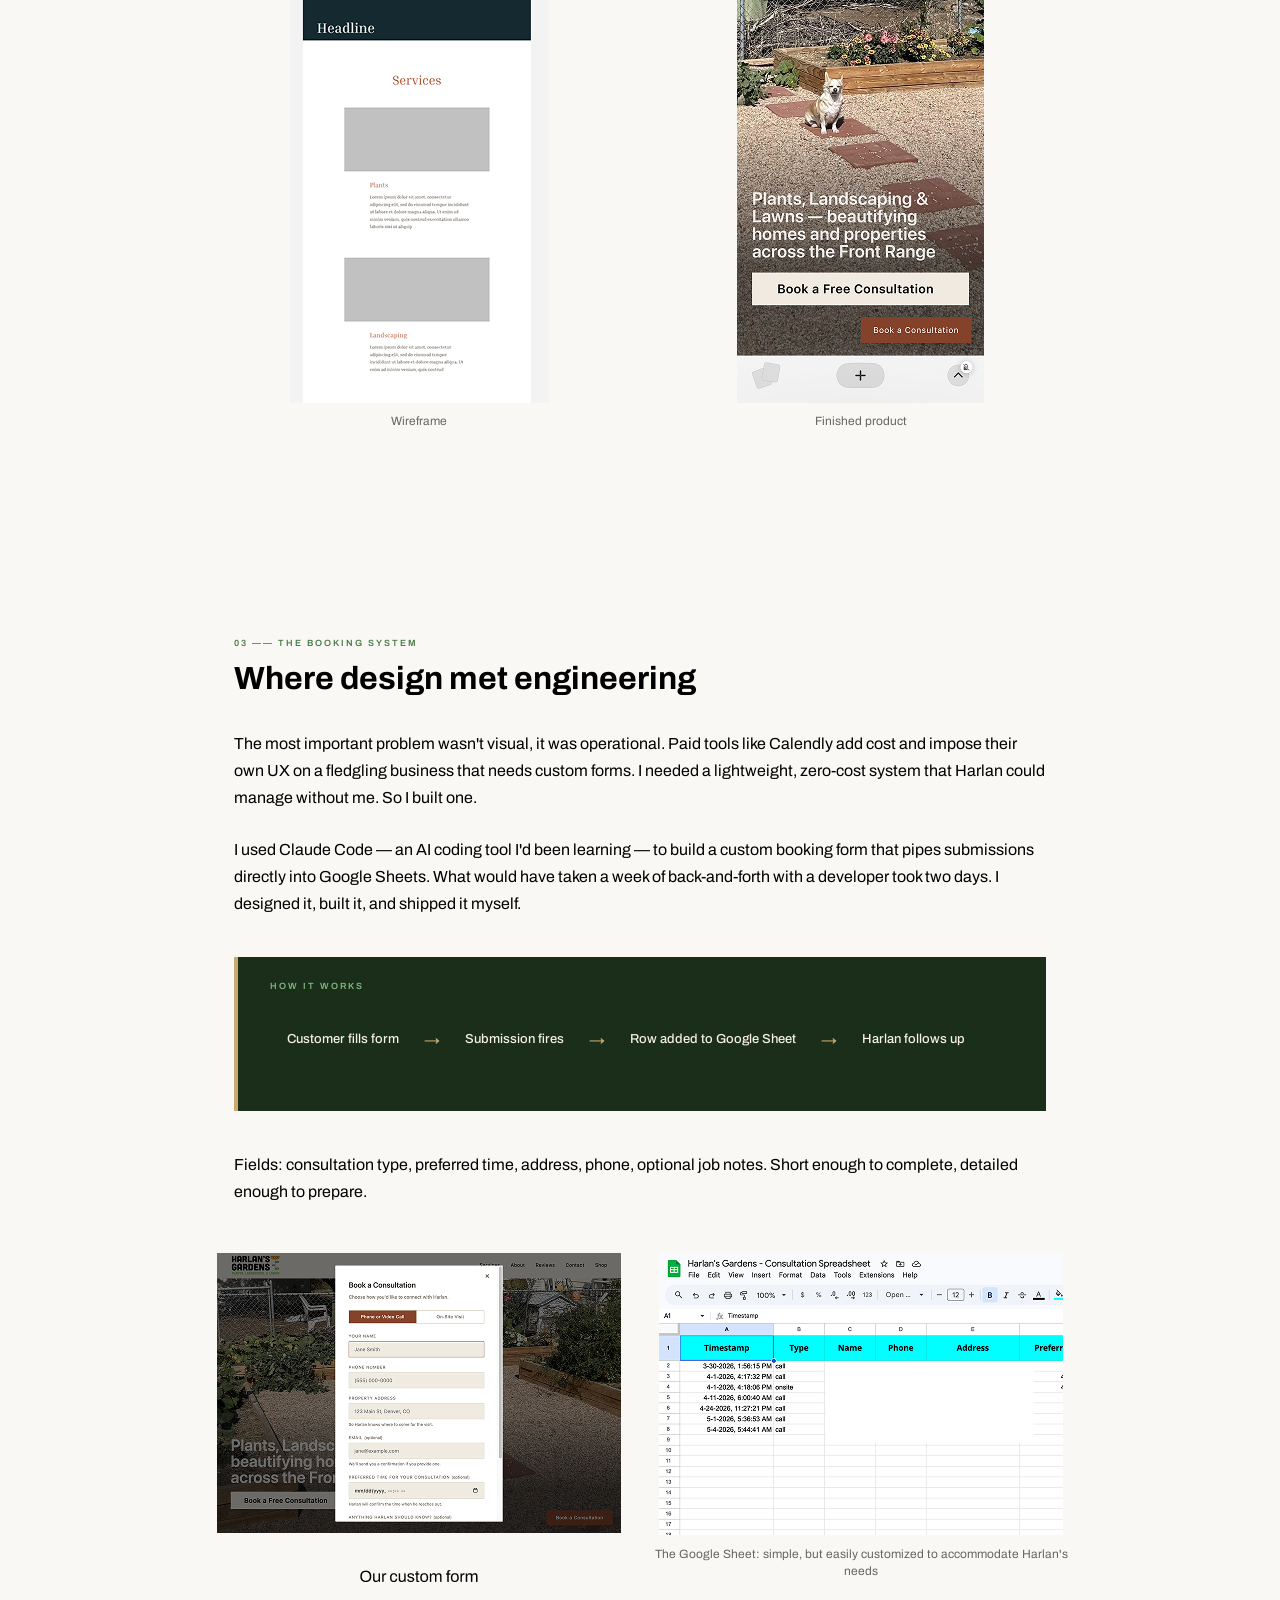
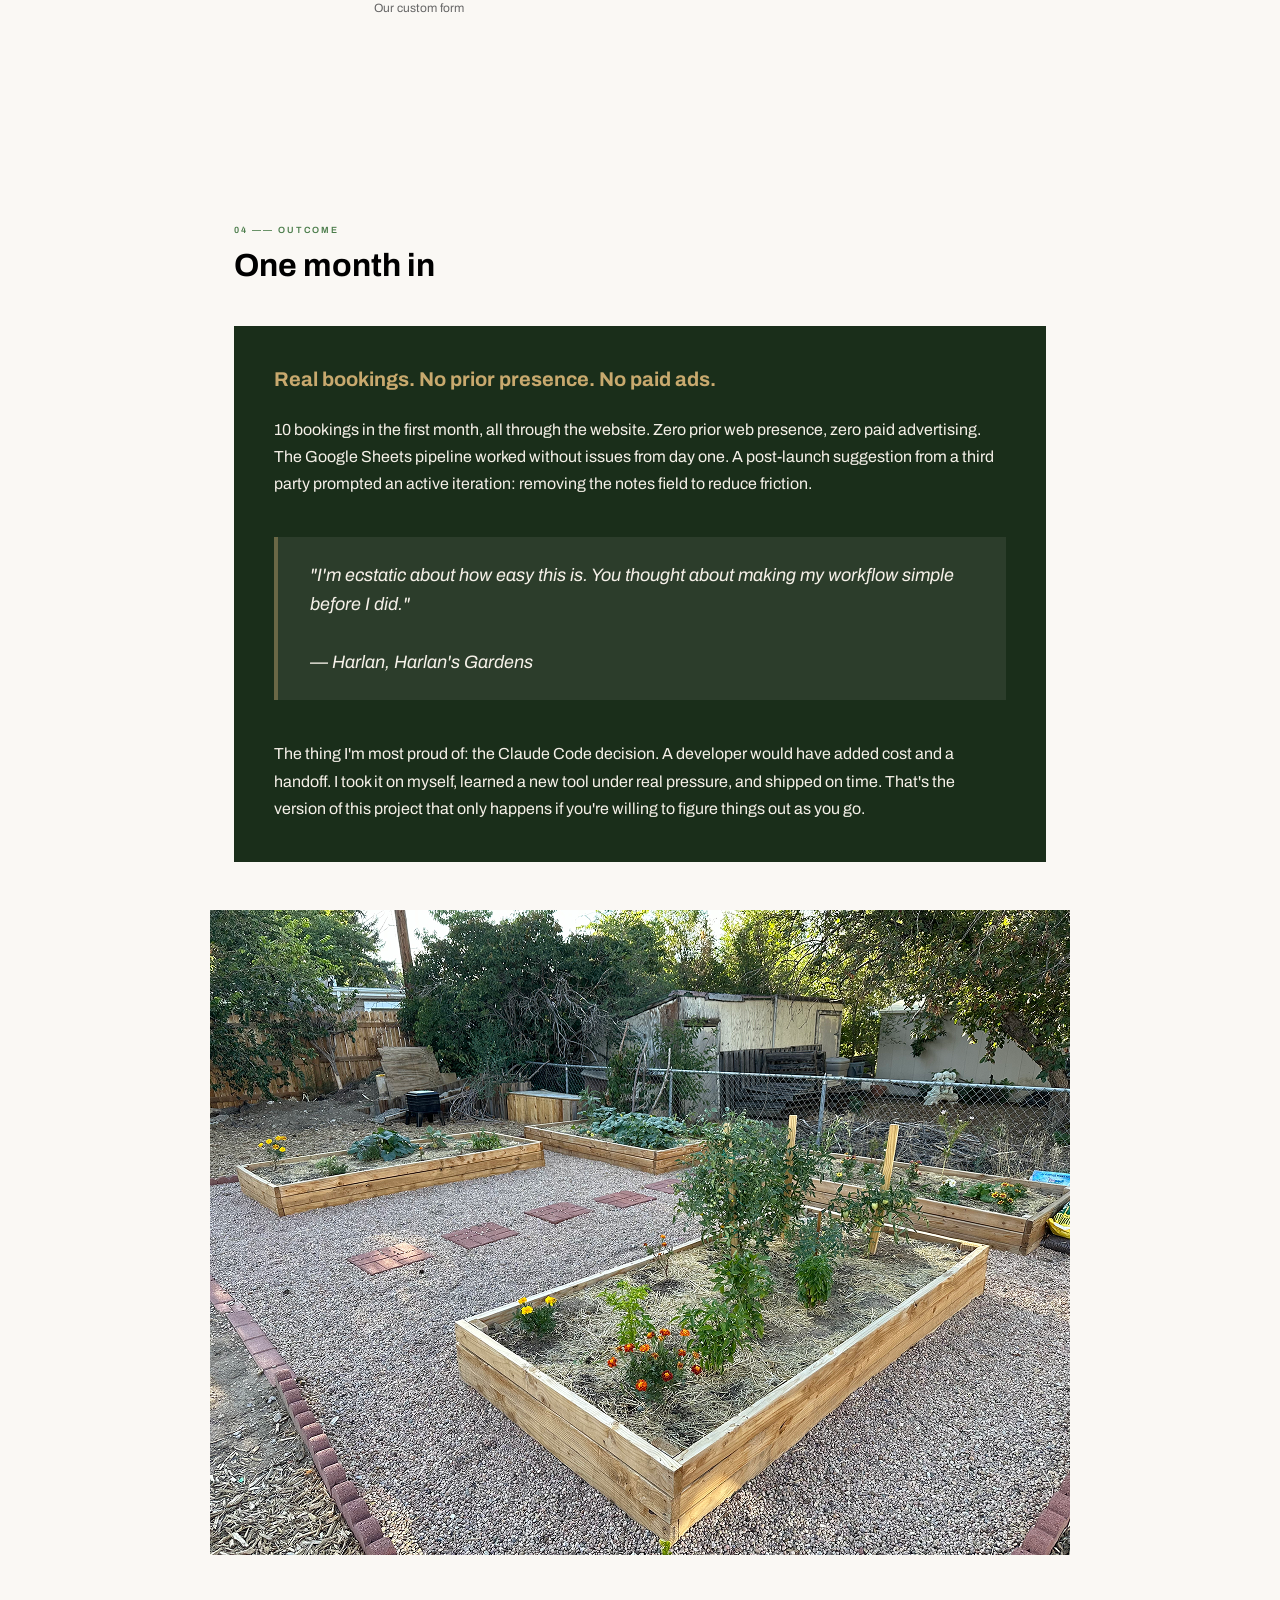
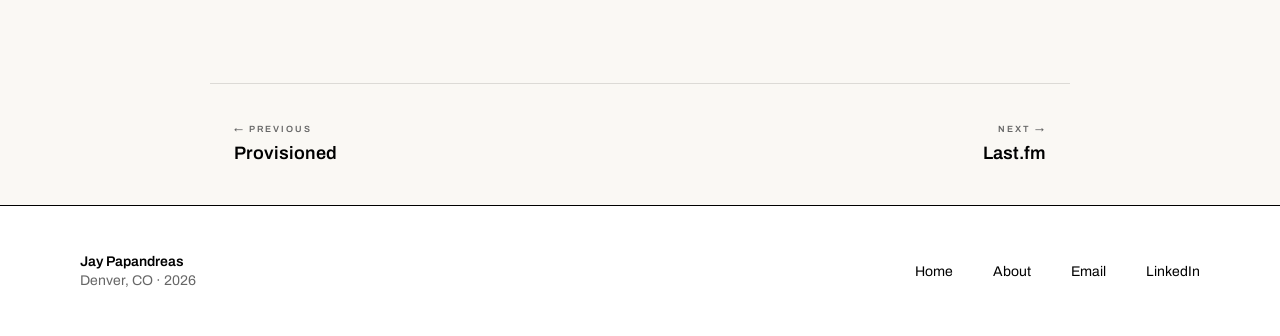
<file: harlans.html>
<!DOCTYPE html>
<html lang="en">
<head>
  <meta charset="UTF-8">
  <meta name="viewport" content="width=device-width, initial-scale=1.0">
  <title>Harlan's Gardens — Jay Papandreas</title>
  <meta name="description" content="Designing a conversion-first website and custom booking system for a one-person landscaping business launching from zero.">
  <link rel="icon" type="image/png" href="favicon.png">
  <meta property="og:type" content="website">
  <meta property="og:site_name" content="Jay Papandreas">
  <meta property="og:title" content="Harlan's Gardens — Jay Papandreas">
  <meta property="og:description" content="Designing a conversion-first website and custom booking system for a one-person landscaping business launching from zero.">
  <meta property="og:url" content="https://jaypapandreas.com/harlans.html">
  <meta property="og:image" content="https://jaypapandreas.com/og-image.png">
  <meta name="twitter:card" content="summary_large_image">
  <meta name="twitter:image" content="https://jaypapandreas.com/og-image.png">
  <link rel="stylesheet" href="styles.css">
  <style>
    .cs-hero { background: #1a2e1a; color: #f5f0e8; }
    .cs-label { color: #7fb87f; }
    .cs-title, .cs-subtitle { color: #f5f0e8; }
    .meta-label { color: #7fb87f; }
    .meta-value { color: #f5f0e8; font-weight: 500; }
    .tldr { background: #f5f0e8; padding: 32px 36px; gap: 0 24px; }
    .tldr-item { padding: 16px 0 0; gap: 8px; border-top: 3px solid #84422a; }
    .tldr-label { color: #3d6b3d; }
    .tldr-body { color: #4a4a4a; }
    .cs-screen-caption { color: rgba(245,240,232,0.5); }
    /* Content area */
    .pg-harlans .cs-content { background: #faf8f4; }
    .pg-harlans .cs-section-num { color: #4a7c4a; }
    .pg-harlans .callout-block { background: #1a2e1a; border-left: 4px solid #c8a96e; }
    .pg-harlans .callout-label { color: #7fb87f; }
    .pg-harlans .callout-text { color: #f5f0e8; }
    .pg-harlans .callout-quote { color: #f5f0e8; }
    .pg-harlans .insight-grid { grid-template-columns: repeat(3, 1fr); }
    .pg-harlans .insight-card { background: #f5f0e8; border: none; border-top: 3px solid #4a7c4a; }
    .pg-harlans .insight-name { color: #1a2e1a; }
    .pg-harlans .insight-desc { color: #1a2e1a; }
    .pg-harlans .tech-chip { background: #1a2e1a; color: #f5f0e8; border-color: #1a2e1a; }
    .pg-harlans .tech-arrow { color: #c8a96e; }
    .pg-harlans .outcome-block { background: #1a2e1a; border: none; color: #f5f0e8; }
    .pg-harlans .outcome-highlight { color: #c8a96e; }
    .pg-harlans .outcome-block .cs-body { color: #f5f0e8; }
    .pg-harlans .outcome-block .callout-block { background: rgba(245,240,232,0.08); border-left-color: rgba(200,169,110,0.4); }
    .pg-harlans .outcome-block .callout-quote { color: #f5f0e8; }
    @media (max-width: 900px) {
      .tldr { padding: 20px 32px; gap: 1px; }
      .tldr-item { padding: 16px 0; border-top: none; }
    }
  </style>
</head>
<body>

  <a href="#main" class="skip-link">Skip to main content</a>
  <header class="nav">
    <div class="nav-inner">
      <a href="index.html" class="nav-wordmark">Jay Papandreas</a>
      <nav class="nav-links" aria-label="Primary navigation">
        <a href="work.html" class="nav-link">Work</a>
        <a href="about.html" class="nav-link">About</a>
      </nav>
    </div>
  </header>

  <main class="pg-harlans" id="main">
    <div class="cs-hero">
      <div class="cs-hero-inner">
        <span class="cs-label">Case Study</span>
        <h1 class="cs-title">Harlan's Gardens: From passion project to booked-out business</h1>
        <p class="cs-subtitle">Designing a conversion-first website and custom booking system for a one-person landscaping business launching from zero.</p>
        <div class="meta-row">
          <div class="meta-item">
            <span class="meta-label">Client</span>
            <span class="meta-value">Harlan's Gardens, Denver CO</span>
          </div>
          <div class="meta-item">
            <span class="meta-label">Timeline</span>
            <span class="meta-value">1 week build, live April 2026</span>
          </div>
          <div class="meta-item">
            <span class="meta-label">My Role</span>
            <span class="meta-value">End-to-end design &amp; development</span>
          </div>
          <div class="meta-item">
            <span class="meta-label">Live Site</span>
            <a class="meta-value meta-link" href="https://harlansgardens.com/" target="_blank" rel="noopener noreferrer" aria-label="Harlan's Gardens website (opens in new tab)">harlansgardens.com ↗</a>
          </div>
          <div class="meta-item">
            <span class="meta-label">Tools</span>
            <span class="meta-value">Figma, Claude Code, Google Sheets</span>
          </div>
        </div>
        <div class="tldr">
          <div class="tldr-item">
            <span class="tldr-label">Problem</span>
            <p class="tldr-body">A new landscaping business needed to look credible and start capturing leads immediately with no web presence, no brand, and no budget for paid tools.</p>
          </div>
          <div class="tldr-item">
            <span class="tldr-label">Approach</span>
            <p class="tldr-body">Designed a conversion-first site and built a custom booking system using Claude Code, routing submissions directly into Google Sheets so Harlan could manage leads from day one.</p>
          </div>
          <div class="tldr-item">
            <span class="tldr-label">Outcome</span>
            <p class="tldr-body">10 bookings in the first month, all through the website. Zero prior web presence, zero paid advertising.</p>
          </div>
        </div>
      </div>

      <div class="cs-hero-wide">
        <img src="images/portfolio%20assets/Harlan%20picture.png" alt="Harlan of Harlan's Gardens">
      </div>
    </div>

    <div class="cs-content">
      <section class="cs-section">
        <span class="cs-section-num">01 &mdash;&mdash; Brief &amp; Diagnosis</span>
        <h2 class="cs-section-h2">More than a website: a lead capture system from scratch</h2>
        <p class="cs-body">Harlan left a career as an event coordinator to launch a full-time residential landscaping business in Denver. No web presence, no brand, no system for managing work. The goal wasn't to build something pretty, it was to get Harlan's first paying customers.</p>

        <div class="callout-block">
          <span class="callout-label">The Brief</span>
          <p class="callout-quote">"I need people to find me, trust me, and book a consultation without me having to chase them down."</p>
        </div>

        <p class="cs-body">My prior work in web design for contractors shaped the diagnosis immediately. Small business websites fail not because they look bad, but because they're built as brochures. I knew what makes homeowners actually hire someone they've never met.</p>

        <div class="insight-grid">
          <div class="insight-card">
            <p class="insight-name">Trust through visibility</p>
            <p class="insight-desc">A face, a name, and a story matter more than a logo when a stranger is coming to your home.</p>
          </div>
          <div class="insight-card">
            <p class="insight-name">Proof of work</p>
            <p class="insight-desc">Photos of real projects reduce perceived risk faster than any copy could.</p>
          </div>
          <div class="insight-card">
            <p class="insight-name">Frictionless next step</p>
            <p class="insight-desc">The booking CTA needed to be impossible to miss. Every extra click is a lost lead.</p>
          </div>
        </div>
      </section>

      <section class="cs-section">
        <span class="cs-section-num">02 &mdash;&mdash; The Design</span>
        <h2 class="cs-section-h2">Key decisions in the build</h2>
        <p class="cs-body">Every choice was made against one constraint: a solo operator launching a business needs to convert visitors, not win design awards.</p>

        <div class="decision-list">
          <div class="decision-item">
            <span class="decision-arrow">→</span>
            <span>Mobile-first. Homeowners search for contractors on their phones, often while standing in the space they want changed.</span>
          </div>
          <div class="decision-item">
            <span class="decision-arrow">→</span>
            <span>Harlan front and center. Hero leads with a photo and a direct statement about who you're hiring and the quality of their work.</span>
          </div>
          <div class="decision-item">
            <span class="decision-arrow">→</span>
            <span>Work photos early. Project photography above the fold does more conversion work than any copy.</span>
          </div>
          <div class="decision-item">
            <span class="decision-arrow">→</span>
            <span>One CTA, repeated. "Book a Consultation" appears multiple times. No ambiguity about the next step.</span>
          </div>
        </div>

        <div class="img-two-col">
          <div>
            <img src="images/portfolio%20assets/hg%20wireframe%20screen%201.png" alt="First wireframe sketch">
            <p class="img-caption">Wireframe</p>
          </div>
          <div>
            <img src="images/portfolio%20assets/hg%20finished%20screenshot%201.png" alt="Screenshot of the finished product">
            <p class="img-caption">Finished product</p>
          </div>
        </div>
      </section>

      <section class="cs-section">
        <span class="cs-section-num">03 &mdash;&mdash; The Booking System</span>
        <h2 class="cs-section-h2">Where design met engineering</h2>
        <p class="cs-body">The most important problem wasn't visual, it was operational. Paid tools like Calendly add cost and impose their own UX on a fledgling business that needs custom forms. I needed a lightweight, zero-cost system that Harlan could manage without me. So I built one.</p>
        <p class="cs-body">I used Claude Code — an AI coding tool I'd been learning — to build a custom booking form that pipes submissions directly into Google Sheets. What would have taken a week of back-and-forth with a developer took two days. I designed it, built it, and shipped it myself.</p>

        <div class="callout-block">
          <span class="callout-label">How it works</span>
          <div class="tech-flow mt-sm">
            <span class="tech-chip">Customer fills form</span>
            <span class="tech-arrow">→</span>
            <span class="tech-chip">Submission fires</span>
            <span class="tech-arrow">→</span>
            <span class="tech-chip">Row added to Google Sheet</span>
            <span class="tech-arrow">→</span>
            <span class="tech-chip">Harlan follows up</span>
          </div>
        </div>

        <p class="cs-body">Fields: consultation type, preferred time, address, phone, optional job notes. Short enough to complete, detailed enough to prepare.</p>

        <div class="img-two-col">
          <div>
            <img src="images/portfolio%20assets/Custom%20Form.png" alt="Screenshot of the custom booking form">
            <p class="img-caption">Our custom form</p>
          </div>
          <div>
            <img src="images/portfolio%20assets/harlan%20google%20sheet.png" alt="The Google Sheet">
            <p class="img-caption">The Google Sheet: simple, but easily customized to accommodate Harlan's needs</p>
          </div>
        </div>
      </section>

      <section class="cs-section">
        <span class="cs-section-num">04 &mdash;&mdash; Outcome</span>
        <h2 class="cs-section-h2">One month in</h2>

        <div class="outcome-block">
          <p class="outcome-highlight">Real bookings. No prior presence. No paid ads.</p>
          <p class="cs-body">10 bookings in the first month, all through the website. Zero prior web presence, zero paid advertising. The Google Sheets pipeline worked without issues from day one. A post-launch suggestion from a third party prompted an active iteration: removing the notes field to reduce friction.</p>
          <div class="callout-block mt-md">
            <p class="callout-quote">"I'm ecstatic about how easy this is. You thought about making my workflow simple before I did."<br><br>— Harlan, Harlan's Gardens</p>
          </div>
          <p class="cs-body mb-0">The thing I'm most proud of: the Claude Code decision. A developer would have added cost and a handoff. I took it on myself, learned a new tool under real pressure, and shipped on time. That's the version of this project that only happens if you're willing to figure things out as you go.</p>
        </div>

        <div class="img-block">
          <img src="images/portfolio%20assets/harlan%20flowerboxes%201.png" alt="Harlan's Gardens outcome">
        </div>
      </section>

      <nav class="cs-pagination">
        <a href="provisioned.html" class="cs-pag-link cs-pag-link--prev">
          <span class="cs-pag-label">← Previous</span>
          <span class="cs-pag-title">Provisioned</span>
        </a>
        <a href="lastfm.html" class="cs-pag-link cs-pag-link--next">
          <span class="cs-pag-label">Next →</span>
          <span class="cs-pag-title">Last.fm</span>
        </a>
      </nav>
    </div>
  </main>

  <footer class="footer">
    <div class="footer-inner">
      <div class="footer-left">
        <span class="footer-name">Jay Papandreas</span>
        <span class="footer-meta">Denver, CO · 2026</span>
      </div>
      <nav class="footer-links" aria-label="Footer navigation">
        <a href="index.html" class="footer-link">Home</a>
        <a href="about.html" class="footer-link">About</a>
        <a data-e="jay.papandreas" data-d="gmail.com" class="footer-link" role="link" tabindex="0">Email</a>
        <a href="https://www.linkedin.com/in/jaypapandreas" target="_blank" rel="noopener noreferrer" class="footer-link" aria-label="LinkedIn (opens in new tab)">LinkedIn</a>
      </nav>
    </div>
  </footer>

  <script src="main.js"></script>
</body>
</html>
</file>
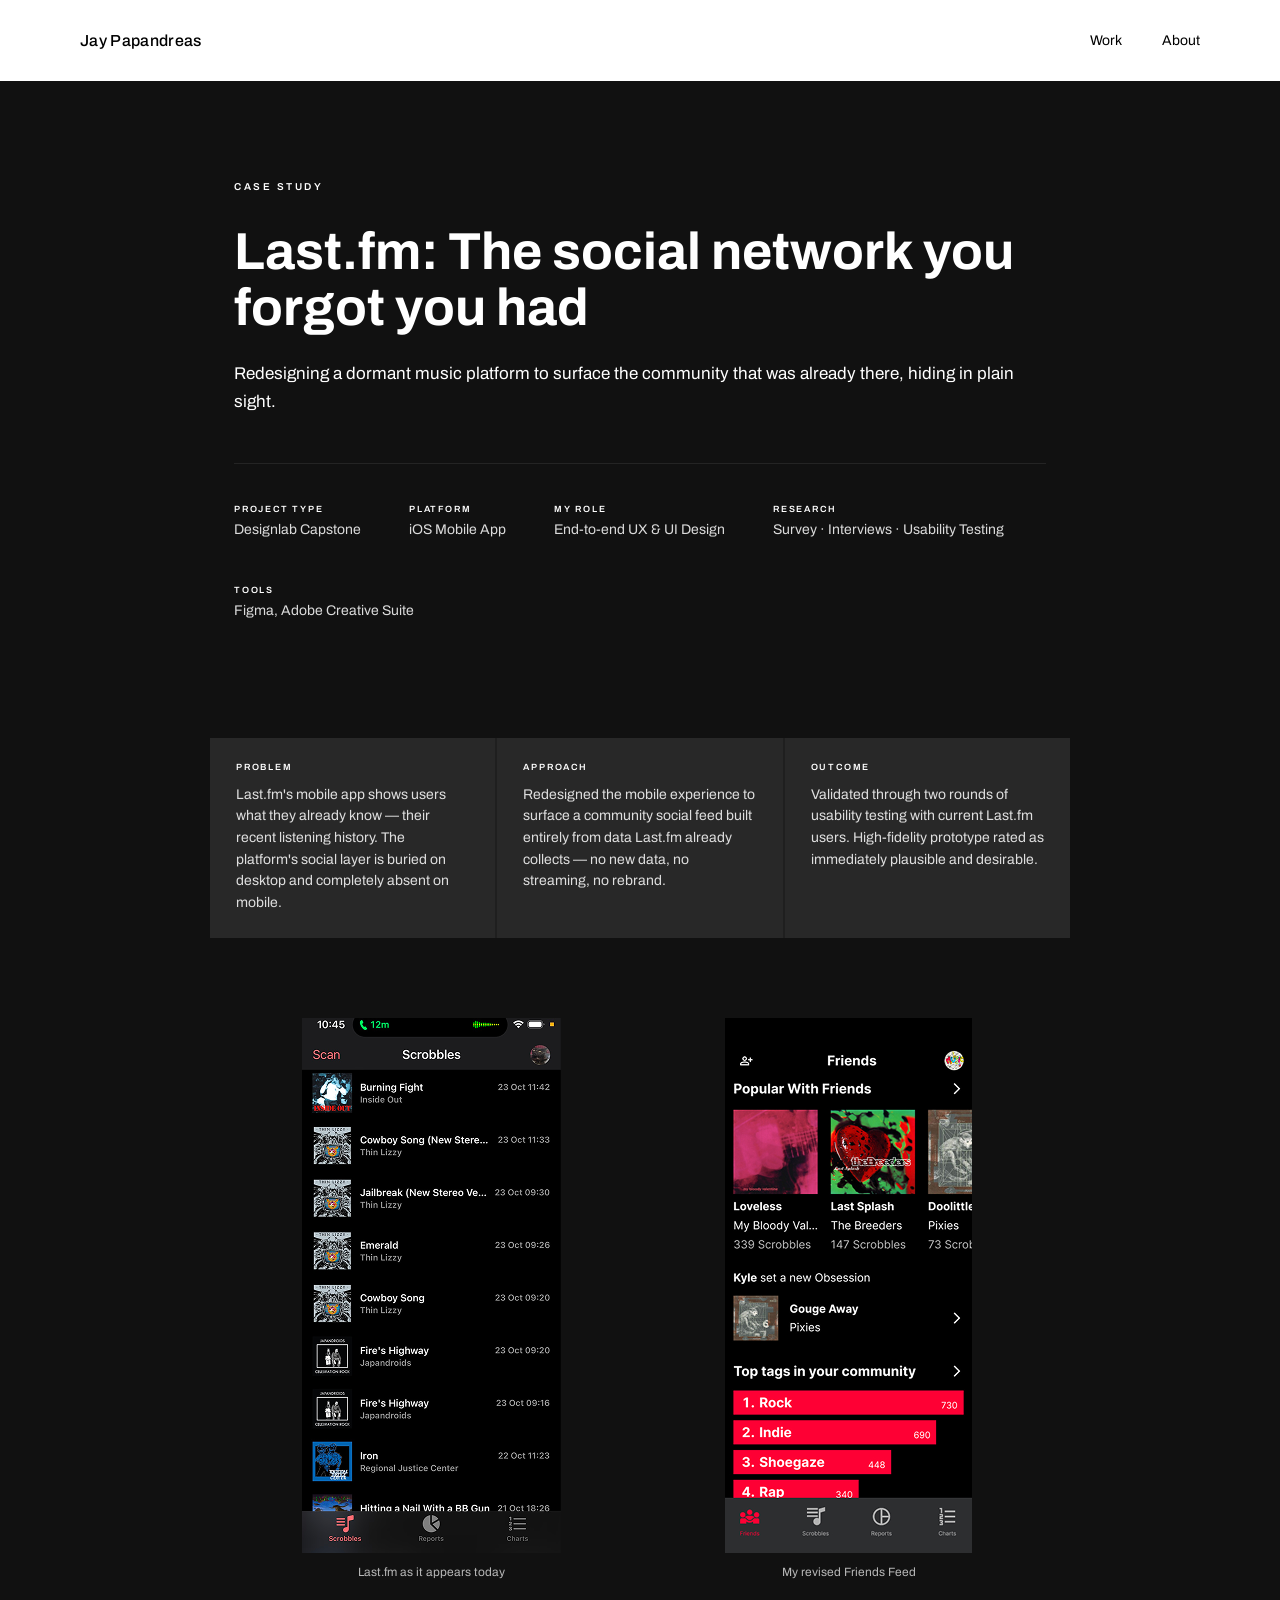
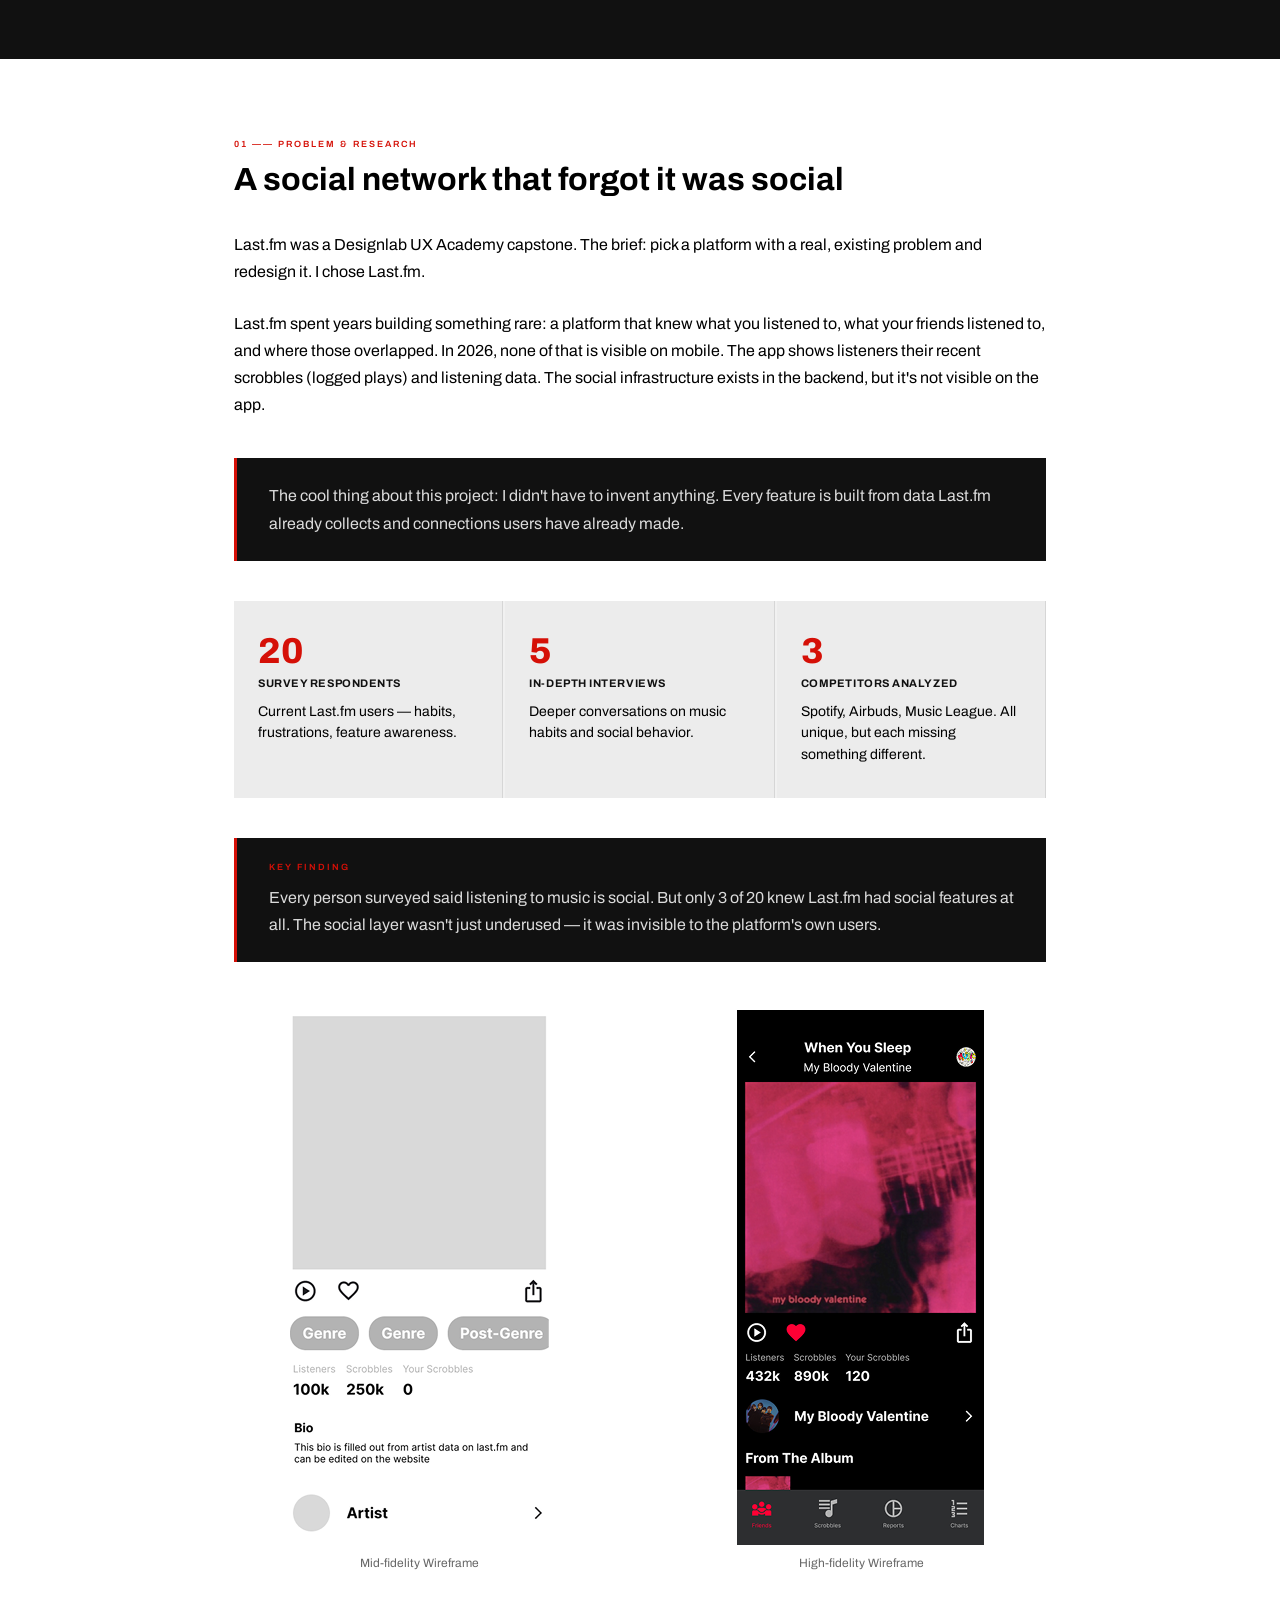
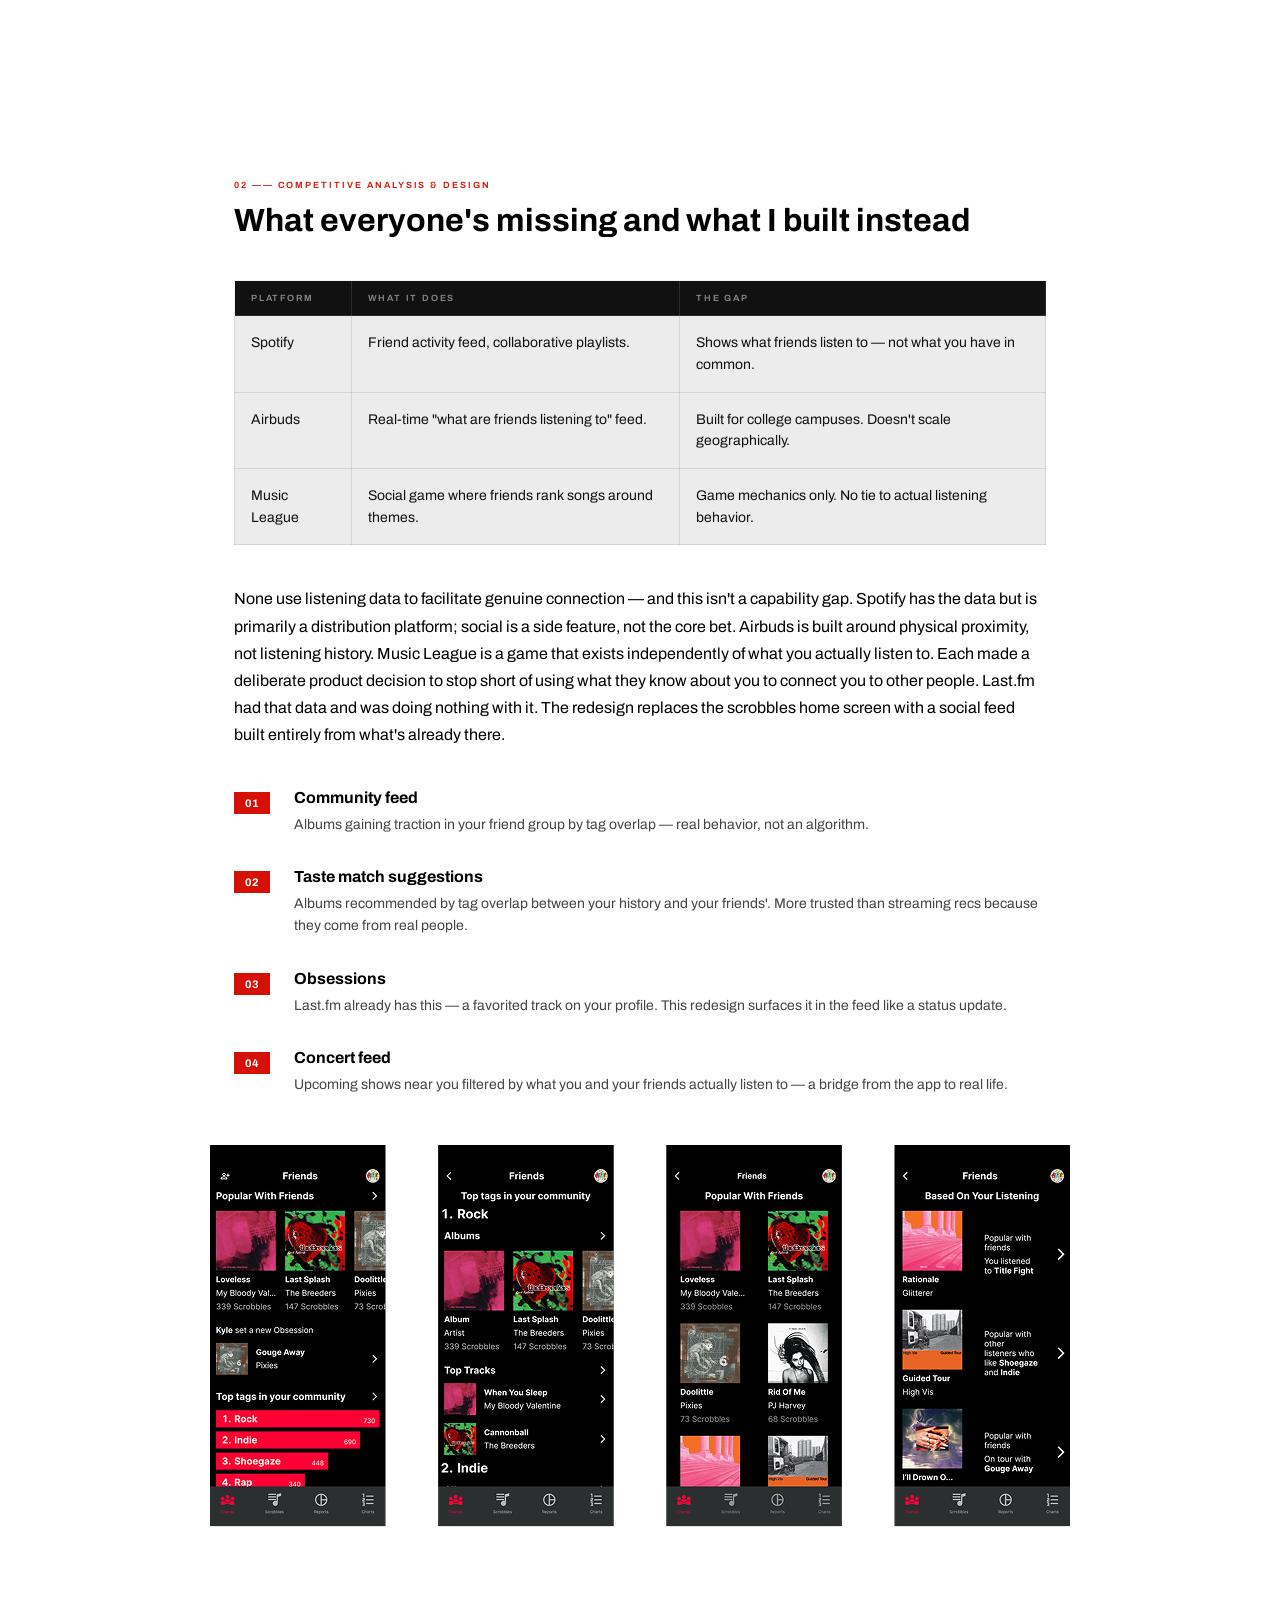
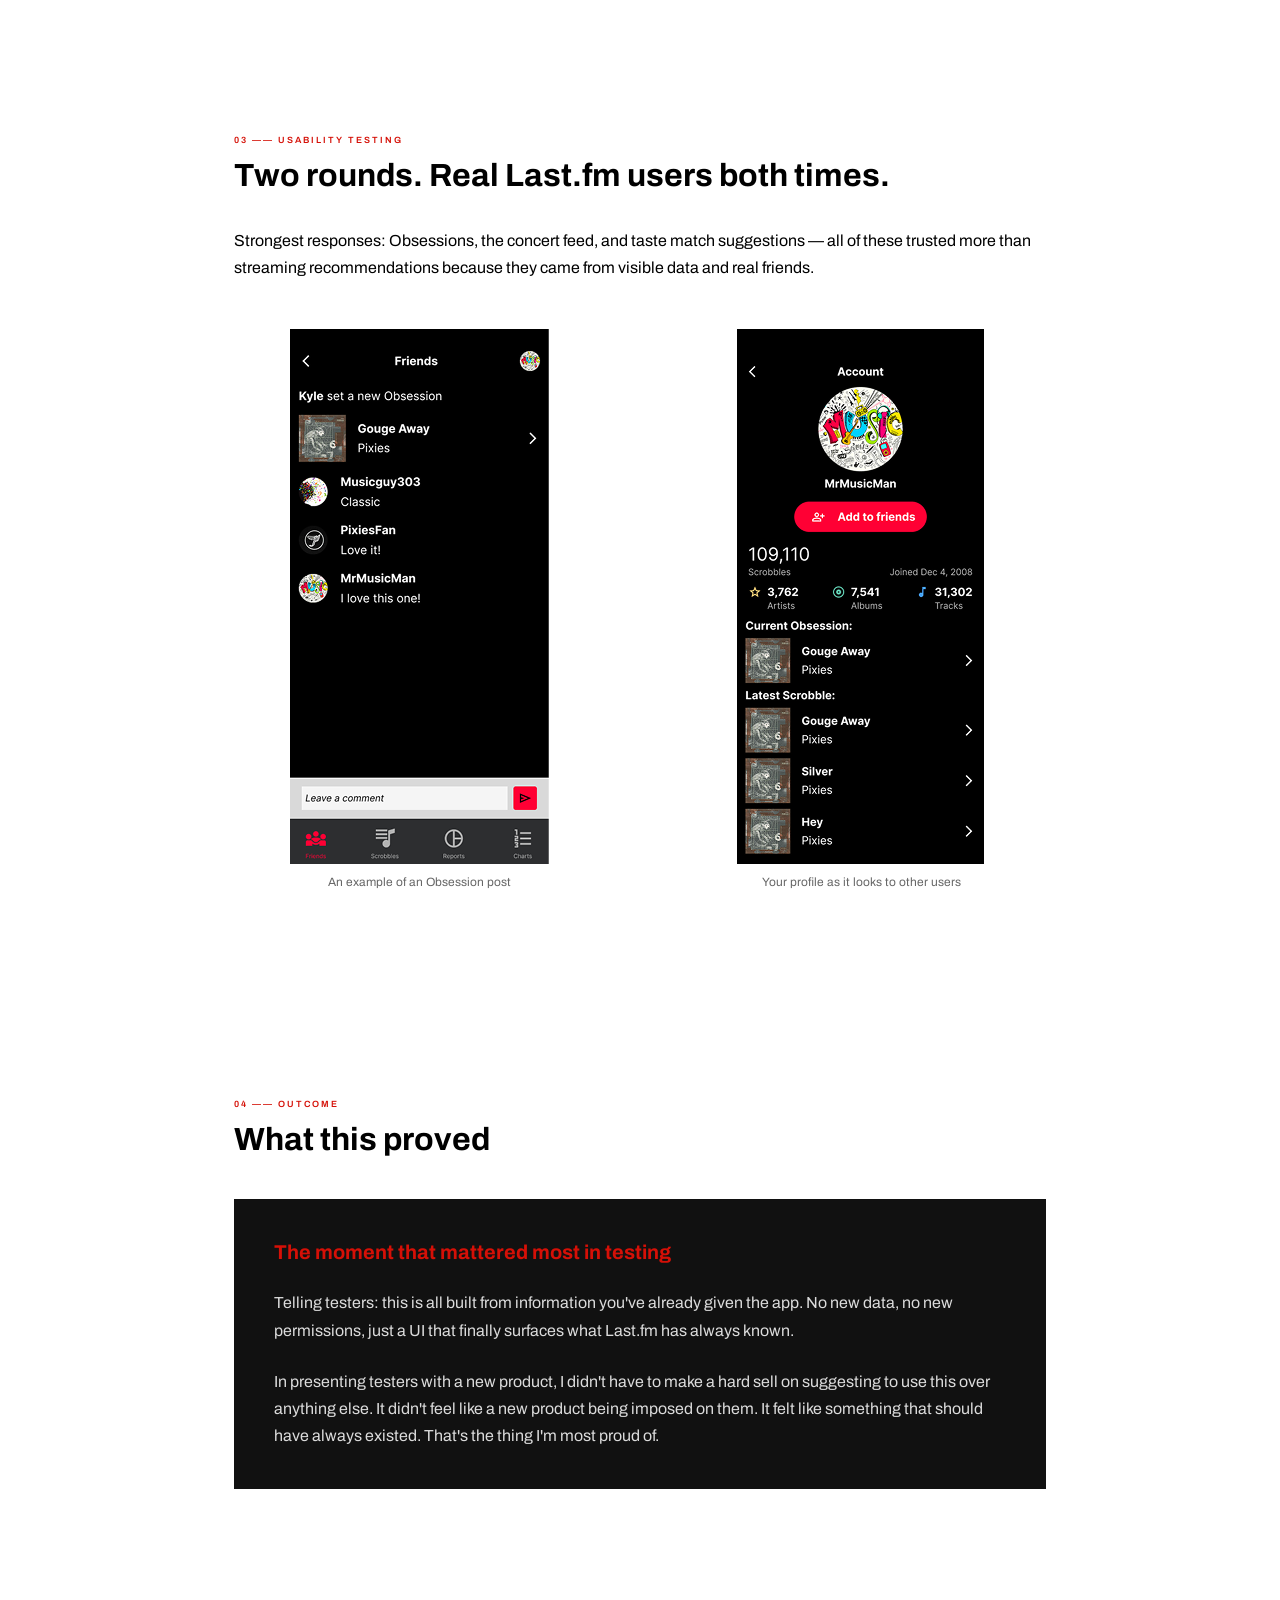
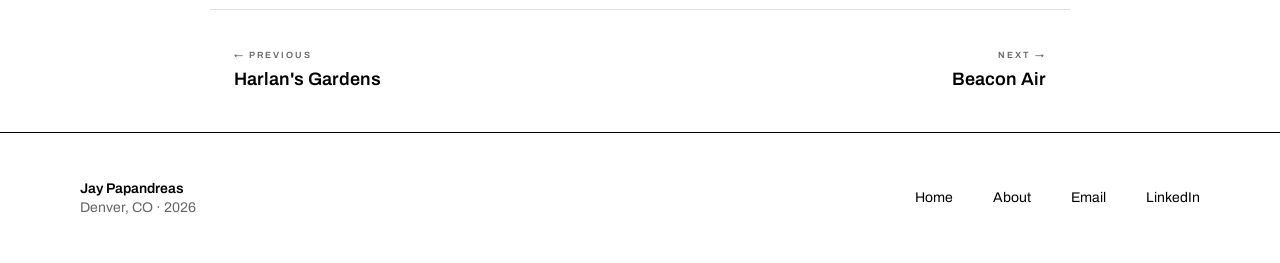
<file: lastfm.html>
<!DOCTYPE html>
<html lang="en">
<head>
  <meta charset="UTF-8">
  <meta name="viewport" content="width=device-width, initial-scale=1.0">
  <title>Last.fm — Jay Papandreas</title>
  <meta name="description" content="Redesigning a dormant music platform to surface the community that was already there, hiding in plain sight.">
  <link rel="icon" type="image/png" href="favicon.png">
  <meta property="og:type" content="website">
  <meta property="og:site_name" content="Jay Papandreas">
  <meta property="og:title" content="Last.fm — Jay Papandreas">
  <meta property="og:description" content="Redesigning a dormant music platform to surface the community that was already there, hiding in plain sight.">
  <meta property="og:url" content="https://jaypapandreas.com/lastfm.html">
  <meta property="og:image" content="https://jaypapandreas.com/og-image.png">
  <meta name="twitter:card" content="summary_large_image">
  <meta name="twitter:image" content="https://jaypapandreas.com/og-image.png">
  <link rel="stylesheet" href="styles.css">
  <style>
    .cs-hero { background: #111111; color: #fff; }
    .cs-label { color: #fff; }
    .cs-divider { background: rgba(255,255,255,0.08); }
    .meta-label { color: #fff; }
    .meta-value { color: rgba(255,255,255,0.85); }
    .tldr { background: rgba(255,255,255,0.06); }
    .tldr-item { background: rgba(255,255,255,0.04); }
    .tldr-label { color: #fff; }
    .tldr-body { color: rgba(255,255,255,0.85); }
    .cs-screen-caption { color: rgba(255,255,255,0.7); }
    /* Content area */
    .pg-lastfm .cs-section-num { color: #d51007; }
    .pg-lastfm .callout-block { background: #111111; border-left-color: #d51007; }
    .pg-lastfm .callout-label { color: #d51007; }
    .pg-lastfm .callout-text { color: rgba(255,255,255,0.85); }
    .pg-lastfm .stats-grid { background: rgba(17,17,17,0.06); border: none; gap: 2px; }
    .pg-lastfm .stat-card { background: #ececec; border: none; border-right: 1px solid rgba(17,17,17,0.1); }
    .pg-lastfm .stat-number { color: #d51007; }
    .pg-lastfm .stat-label { color: #111111; }
    .pg-lastfm .comp-table { background: rgba(17,17,17,0.06); border: none; }
    .pg-lastfm .comp-table th { background: #111111; color: rgba(255,255,255,0.5); border-color: rgba(255,255,255,0.12); }
    .pg-lastfm .comp-table td { background: #ececec; color: #111111; border-color: rgba(17,17,17,0.1); }
    .pg-lastfm .feature-badge { background: #d51007; color: #fff; border-color: #d51007; }
    .pg-lastfm .test-grid { background: rgba(17,17,17,0.06); gap: 2px; }
    .pg-lastfm .test-card { background: #ececec; border: none; }
    .pg-lastfm .test-label { color: #777777; }
    .pg-lastfm .outcome-block { background: #111111; border: none; color: #fff; }
    .pg-lastfm .outcome-highlight { color: #d51007; }
    .pg-lastfm .outcome-block .cs-body { color: rgba(255,255,255,0.85); }
  </style>
</head>
<body>

  <a href="#main" class="skip-link">Skip to main content</a>
  <header class="nav">
    <div class="nav-inner">
      <a href="index.html" class="nav-wordmark">Jay Papandreas</a>
      <nav class="nav-links" aria-label="Primary navigation">
        <a href="work.html" class="nav-link">Work</a>
        <a href="about.html" class="nav-link">About</a>
      </nav>
    </div>
  </header>

  <main class="pg-lastfm" id="main">
    <div class="cs-hero">
      <div class="cs-hero-inner">
        <span class="cs-label">Case Study</span>
        <h1 class="cs-title">Last.fm: The social network you forgot you had</h1>
        <p class="cs-subtitle">Redesigning a dormant music platform to surface the community that was already there, hiding in plain sight.</p>
        <div class="cs-divider"></div>
        <div class="meta-row">
          <div class="meta-item">
            <span class="meta-label">Project Type</span>
            <span class="meta-value">Designlab Capstone</span>
          </div>
          <div class="meta-item">
            <span class="meta-label">Platform</span>
            <span class="meta-value">iOS Mobile App</span>
          </div>
          <div class="meta-item">
            <span class="meta-label">My Role</span>
            <span class="meta-value">End-to-end UX &amp; UI Design</span>
          </div>
          <div class="meta-item">
            <span class="meta-label">Research</span>
            <span class="meta-value">Survey · Interviews · Usability Testing</span>
          </div>
          <div class="meta-item">
            <span class="meta-label">Tools</span>
            <span class="meta-value">Figma, Adobe Creative Suite</span>
          </div>
        </div>
        <div class="tldr">
          <div class="tldr-item">
            <span class="tldr-label">Problem</span>
            <p class="tldr-body">Last.fm's mobile app shows users what they already know — their recent listening history. The platform's social layer is buried on desktop and completely absent on mobile.</p>
          </div>
          <div class="tldr-item">
            <span class="tldr-label">Approach</span>
            <p class="tldr-body">Redesigned the mobile experience to surface a community social feed built entirely from data Last.fm already collects — no new data, no streaming, no rebrand.</p>
          </div>
          <div class="tldr-item">
            <span class="tldr-label">Outcome</span>
            <p class="tldr-body">Validated through two rounds of usability testing with current Last.fm users. High-fidelity prototype rated as immediately plausible and desirable.</p>
          </div>
        </div>
      </div>

      <div class="cs-hero-screens">
        <div class="cs-hero-screen">
          <img src="images/portfolio%20assets/lastfm%20today.png" alt="Last.fm as it appears today">
          <span class="cs-screen-caption">Last.fm as it appears today</span>
        </div>
        <div class="cs-hero-screen">
          <img src="images/portfolio%20assets/revised%20feed.png" alt="My revised Friends Feed">
          <span class="cs-screen-caption">My revised Friends Feed</span>
        </div>
      </div>
    </div>

    <div class="cs-content">
      <section class="cs-section">
        <span class="cs-section-num">01 &mdash;&mdash; Problem &amp; Research</span>
        <h2 class="cs-section-h2">A social network that forgot it was social</h2>
        <p class="cs-body">Last.fm was a Designlab UX Academy capstone. The brief: pick a platform with a real, existing problem and redesign it. I chose Last.fm.</p>
        <p class="cs-body">Last.fm spent years building something rare: a platform that knew what you listened to, what your friends listened to, and where those overlapped. In 2026, none of that is visible on mobile. The app shows listeners their recent scrobbles (logged plays) and listening data. The social infrastructure exists in the backend, but it's not visible on the app.</p>

        <div class="callout-block">
          <p class="callout-text">The cool thing about this project: I didn't have to invent anything. Every feature is built from data Last.fm already collects and connections users have already made.</p>
        </div>

        <div class="stats-grid">
          <div class="stat-card">
            <span class="stat-number">20</span>
            <span class="stat-label">Survey Respondents</span>
            <p class="stat-desc">Current Last.fm users — habits, frustrations, feature awareness.</p>
          </div>
          <div class="stat-card">
            <span class="stat-number">5</span>
            <span class="stat-label">In-Depth Interviews</span>
            <p class="stat-desc">Deeper conversations on music habits and social behavior.</p>
          </div>
          <div class="stat-card">
            <span class="stat-number">3</span>
            <span class="stat-label">Competitors Analyzed</span>
            <p class="stat-desc">Spotify, Airbuds, Music League. All unique, but each missing something different.</p>
          </div>
        </div>

        <div class="callout-block">
          <span class="callout-label">Key Finding</span>
          <p class="callout-text">Every person surveyed said listening to music is social. But only 3 of 20 knew Last.fm had social features at all. The social layer wasn't just underused — it was invisible to the platform's own users.</p>
        </div>

        <div class="img-two-col">
          <div>
            <img src="images/portfolio%20assets/Mid-Fidelity%20Wireframe.png" alt="Mid-fidelity wireframe">
            <p class="img-caption">Mid-fidelity Wireframe</p>
          </div>
          <div>
            <img src="images/portfolio%20assets/High%20Fidelity%20Wireframe.png" alt="High-fidelity wireframe">
            <p class="img-caption">High-fidelity Wireframe</p>
          </div>
        </div>
      </section>

      <section class="cs-section">
        <span class="cs-section-num">02 &mdash;&mdash; Competitive Analysis &amp; Design</span>
        <h2 class="cs-section-h2">What everyone's missing and what I built instead</h2>

        <table class="comp-table">
          <thead>
            <tr>
              <th>Platform</th>
              <th>What It Does</th>
              <th>The Gap</th>
            </tr>
          </thead>
          <tbody>
            <tr>
              <td>Spotify</td>
              <td>Friend activity feed, collaborative playlists.</td>
              <td>Shows what friends listen to — not what you have in common.</td>
            </tr>
            <tr>
              <td>Airbuds</td>
              <td>Real-time "what are friends listening to" feed.</td>
              <td>Built for college campuses. Doesn't scale geographically.</td>
            </tr>
            <tr>
              <td>Music League</td>
              <td>Social game where friends rank songs around themes.</td>
              <td>Game mechanics only. No tie to actual listening behavior.</td>
            </tr>
          </tbody>
        </table>

        <p class="cs-body">None use listening data to facilitate genuine connection — and this isn't a capability gap. Spotify has the data but is primarily a distribution platform; social is a side feature, not the core bet. Airbuds is built around physical proximity, not listening history. Music League is a game that exists independently of what you actually listen to. Each made a deliberate product decision to stop short of using what they know about you to connect you to other people. Last.fm had that data and was doing nothing with it. The redesign replaces the scrobbles home screen with a social feed built entirely from what's already there.</p>

        <div class="feature-list">
          <div class="feature-item">
            <span class="feature-badge">01</span>
            <div class="feature-content">
              <span class="feature-name">Community feed</span>
              <p class="feature-desc">Albums gaining traction in your friend group by tag overlap — real behavior, not an algorithm.</p>
            </div>
          </div>
          <div class="feature-item">
            <span class="feature-badge">02</span>
            <div class="feature-content">
              <span class="feature-name">Taste match suggestions</span>
              <p class="feature-desc">Albums recommended by tag overlap between your history and your friends'. More trusted than streaming recs because they come from real people.</p>
            </div>
          </div>
          <div class="feature-item">
            <span class="feature-badge">03</span>
            <div class="feature-content">
              <span class="feature-name">Obsessions</span>
              <p class="feature-desc">Last.fm already has this — a favorited track on your profile. This redesign surfaces it in the feed like a status update.</p>
            </div>
          </div>
          <div class="feature-item">
            <span class="feature-badge">04</span>
            <div class="feature-content">
              <span class="feature-name">Concert feed</span>
              <p class="feature-desc">Upcoming shows near you filtered by what you and your friends actually listen to — a bridge from the app to real life.</p>
            </div>
          </div>
        </div>

        <div class="img-block">
          <img src="images/portfolio%20assets/lastfm%20feature%201.png" alt="Updated Friends Feed">
        </div>
      </section>

      <section class="cs-section">
        <span class="cs-section-num">03 &mdash;&mdash; Usability Testing</span>
        <h2 class="cs-section-h2">Two rounds. Real Last.fm users both times.</h2>
        <p class="cs-body">Strongest responses: Obsessions, the concert feed, and taste match suggestions — all of these trusted more than streaming recommendations because they came from visible data and real friends.</p>

        <div class="img-two-col">
          <div>
            <img src="images/portfolio%20assets/Obsession%20image.png" alt="An example of an Obsession post">
            <p class="img-caption">An example of an Obsession post</p>
          </div>
          <div>
            <img src="images/portfolio%20assets/Profile%20image.png" alt="Your profile as it looks to other users">
            <p class="img-caption">Your profile as it looks to other users</p>
          </div>
        </div>
      </section>

      <section class="cs-section">
        <span class="cs-section-num">04 &mdash;&mdash; Outcome</span>
        <h2 class="cs-section-h2">What this proved</h2>

        <div class="outcome-block">
          <p class="outcome-highlight">The moment that mattered most in testing</p>
          <p class="cs-body">Telling testers: this is all built from information you've already given the app. No new data, no new permissions, just a UI that finally surfaces what Last.fm has always known.</p>
          <p class="cs-body mb-0">In presenting testers with a new product, I didn't have to make a hard sell on suggesting to use this over anything else. It didn't feel like a new product being imposed on them. It felt like something that should have always existed. That's the thing I'm most proud of.</p>
        </div>
      </section>

      <nav class="cs-pagination">
        <a href="harlans.html" class="cs-pag-link cs-pag-link--prev">
          <span class="cs-pag-label">← Previous</span>
          <span class="cs-pag-title">Harlan's Gardens</span>
        </a>
        <a href="beacon.html" class="cs-pag-link cs-pag-link--next">
          <span class="cs-pag-label">Next →</span>
          <span class="cs-pag-title">Beacon Air</span>
        </a>
      </nav>
    </div>
  </main>

  <footer class="footer">
    <div class="footer-inner">
      <div class="footer-left">
        <span class="footer-name">Jay Papandreas</span>
        <span class="footer-meta">Denver, CO · 2026</span>
      </div>
      <nav class="footer-links" aria-label="Footer navigation">
        <a href="index.html" class="footer-link">Home</a>
        <a href="about.html" class="footer-link">About</a>
        <a data-e="jay.papandreas" data-d="gmail.com" class="footer-link" role="link" tabindex="0">Email</a>
        <a href="https://www.linkedin.com/in/jaypapandreas" target="_blank" rel="noopener noreferrer" class="footer-link" aria-label="LinkedIn (opens in new tab)">LinkedIn</a>
      </nav>
    </div>
  </footer>

  <script src="main.js"></script>
</body>
</html>
</file>
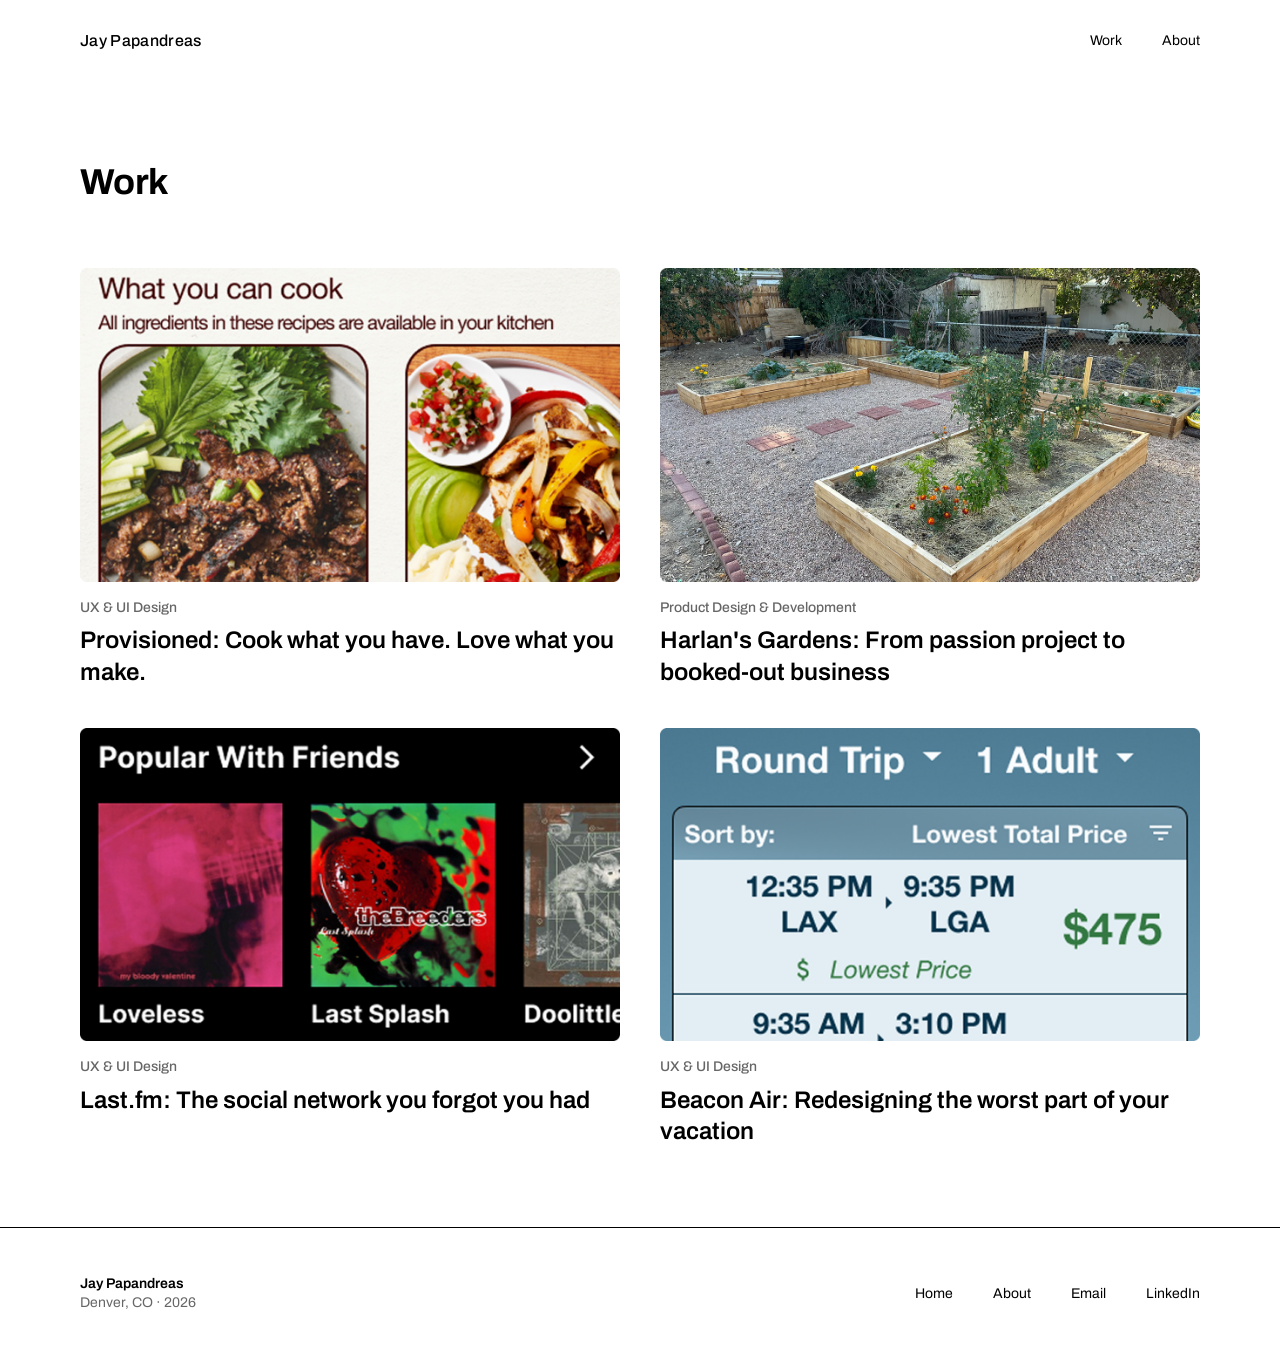
<file: work.html>
<!DOCTYPE html>
<html lang="en">
<head>
  <meta charset="UTF-8">
  <meta name="viewport" content="width=device-width, initial-scale=1.0">
  <title>Work — Jay Papandreas</title>
  <meta name="description" content="Portfolio of product design work by Jay Papandreas — UX, UI, and end-to-end design for mobile apps, web, and client projects.">
  <link rel="icon" type="image/png" href="favicon.png">
  <meta property="og:type" content="website">
  <meta property="og:site_name" content="Jay Papandreas">
  <meta property="og:title" content="Work — Jay Papandreas">
  <meta property="og:description" content="Portfolio of product design work by Jay Papandreas — UX, UI, and end-to-end design for mobile apps, web, and client projects.">
  <meta property="og:url" content="https://jaypapandreas.com/work.html">
  <meta property="og:image" content="https://jaypapandreas.com/og-image.png">
  <meta name="twitter:card" content="summary_large_image">
  <meta name="twitter:image" content="https://jaypapandreas.com/og-image.png">
  <link rel="stylesheet" href="styles.css">
</head>
<body>

  <a href="#main" class="skip-link">Skip to main content</a>
  <header class="nav">
    <div class="nav-inner">
      <a href="index.html" class="nav-wordmark">Jay Papandreas</a>
      <nav class="nav-links" aria-label="Primary navigation">
        <a href="work.html" class="nav-link">Work</a>
        <a href="about.html" class="nav-link">About</a>
      </nav>
    </div>
  </header>

  <main id="main">
    <section class="section">
      <h1 class="section-heading">Work</h1>
      <div class="cards-grid">
        <div class="cards-row">
          <a href="provisioned.html" class="card">
            <img class="card-image card-image--tall" src="images/portfolio%20assets/card-work-provisioned.png" alt="Provisioned project">
            <div class="card-text">
              <span class="card-category">UX &amp; UI Design</span>
              <span class="card-title">Provisioned: Cook what you have. Love what you make.</span>
            </div>
          </a>
          <a href="harlans.html" class="card">
            <img class="card-image card-image--tall" src="images/portfolio%20assets/card-work-harlans.png" alt="Harlan's Gardens project">
            <div class="card-text">
              <span class="card-category">Product Design &amp; Development</span>
              <span class="card-title">Harlan's Gardens: From passion project to booked-out business</span>
            </div>
          </a>
        </div>
        <div class="cards-row">
          <a href="lastfm.html" class="card">
            <img class="card-image card-image--tall" src="images/portfolio%20assets/card-work-lastfm.png" alt="Last.fm project">
            <div class="card-text">
              <span class="card-category">UX &amp; UI Design</span>
              <span class="card-title">Last.fm: The social network you forgot you had</span>
            </div>
          </a>
          <a href="beacon.html" class="card">
            <img class="card-image card-image--tall" src="images/portfolio%20assets/card-work-beacon.png" alt="Beacon Air project">
            <div class="card-text">
              <span class="card-category">UX &amp; UI Design</span>
              <span class="card-title">Beacon Air: Redesigning the worst part of your vacation</span>
            </div>
          </a>
        </div>
      </div>
    </section>
  </main>

  <footer class="footer">
    <div class="footer-inner">
      <div class="footer-left">
        <span class="footer-name">Jay Papandreas</span>
        <span class="footer-meta">Denver, CO · 2026</span>
      </div>
      <nav class="footer-links" aria-label="Footer navigation">
        <a href="index.html" class="footer-link">Home</a>
        <a href="about.html" class="footer-link">About</a>
        <a data-e="jay.papandreas" data-d="gmail.com" class="footer-link" role="link" tabindex="0">Email</a>
        <a href="https://www.linkedin.com/in/jaypapandreas" target="_blank" rel="noopener noreferrer" class="footer-link" aria-label="LinkedIn (opens in new tab)">LinkedIn</a>
      </nav>
    </div>
  </footer>

  <script src="main.js"></script>
</body>
</html>
</file>
<file: styles.css>
@import url('https://fonts.googleapis.com/css2?family=Archivo:wght@400;500;600;700;800&display=swap');

/* === RESET === */
*, *::before, *::after { box-sizing: border-box; margin: 0; padding: 0; }
body { font-family: 'Archivo', sans-serif; color: #000; background: #fff; -webkit-font-smoothing: antialiased; }
img { display: block; max-width: 100%; }
a { color: inherit; text-decoration: none; }
p a { text-decoration: underline; text-underline-offset: 3px; }
a:hover { opacity: 0.7; }

/* === SKIP LINK === */
.skip-link {
  position: absolute;
  left: -9999px;
  top: 0;
  z-index: 9999;
  background: #000;
  color: #fff;
  font-size: 14px;
  font-weight: 600;
  padding: 12px 24px;
}
.skip-link:focus {
  left: 0;
}

/* === UTILITIES === */
.mb-0 { margin-bottom: 0; }
.mt-sm { margin-top: 12px; }
.mt-md { margin-top: 24px; }
.text-strikethrough { text-decoration: line-through; opacity: 0.37; }

/* === FOCUS & INTERACTION === */
a:focus-visible { outline: 2px solid #000; outline-offset: 2px; }
button:focus-visible { outline: 2px solid #000; outline-offset: 2px; }
.form-input:focus, .form-textarea:focus { outline: 2px solid #000; outline-offset: 0; }
.nav-link:hover { opacity: 0.55; }
.footer-link:hover { opacity: 0.55; }
.card:hover .card-title { text-decoration: underline; }
.form-submit:hover { background: #333; }

/* === NAV === */
.nav { background: #fff; }
.nav-inner {
  max-width: 1440px; margin: 0 auto;
  padding: 32px 80px;
  display: flex; justify-content: space-between; align-items: center;
}
.nav-wordmark { font-size: 16px; font-weight: 500; letter-spacing: 0.02em; }
.nav-links { display: flex; gap: 40px; }
.nav-link { font-size: 14px; font-weight: 400; }

/* === FOOTER === */
.footer { background: #fff; border-top: 1px solid #000; }
.footer-inner {
  max-width: 1440px; margin: 0 auto;
  padding: 48px 80px;
  display: flex; justify-content: space-between; align-items: center;
}
.footer-left { display: flex; flex-direction: column; gap: 4px; }
.footer-name { font-size: 14px; font-weight: 600; }
.footer-meta { font-size: 14px; color: #666; }
.footer-links { display: flex; gap: 40px; }
.footer-link { font-size: 14px; }

/* === HOME: HERO === */
.hero {
  max-width: 1440px; margin: 0 auto;
  padding: 80px;
  display: flex; align-items: center; justify-content: space-between; gap: 80px;
  min-height: 720px;
}
.hero-text { flex: 1; display: flex; flex-direction: column; gap: 24px; }
.hero-heading { font-size: clamp(44px, 5vw, 72px); font-weight: 700; line-height: 1.1; letter-spacing: -0.02em; }
.hero-sub { font-size: 18px; font-weight: 400; line-height: 1.6; max-width: 560px; }
.hero-photo { width: 440px; height: 520px; object-fit: cover; flex-shrink: 0; }

/* === HOME + WORK: CARDS === */
.section { max-width: 1440px; margin: 0 auto; padding: 80px; }
.section-heading {
  font-size: 36px; font-weight: 700; line-height: 1.2;
  letter-spacing: -0.005em; margin-bottom: 64px;
}
.cards-grid { display: flex; flex-direction: column; gap: 40px; }
.cards-row { display: grid; grid-template-columns: 1fr 1fr; gap: 40px; }
.cards-row--three { grid-template-columns: repeat(3, 1fr); }
.cards-row--three .card-image { aspect-ratio: 400 / 280; }
.card { display: flex; flex-direction: column; gap: 16px; }
.card-image { width: 100%; aspect-ratio: 620 / 280; object-fit: cover; }
.card-image--tall { aspect-ratio: 620 / 360; }
.card-text { display: flex; flex-direction: column; gap: 8px; }
.card-category { font-size: 14px; font-weight: 500; color: #666; line-height: 1.4; }
.card-title { font-size: 24px; font-weight: 600; line-height: 1.3; }

/* === ABOUT === */
.about-intro {
  max-width: 1440px; margin: 0 auto;
  padding: 80px;
  display: flex; align-items: flex-start; gap: 80px;
}
.about-photo { width: 440px; height: 520px; object-fit: cover; flex-shrink: 0; }
.about-text { flex: 1; display: flex; flex-direction: column; gap: 32px; padding-top: 8px; }
.about-heading { font-size: 36px; font-weight: 700; line-height: 1.2; }
.about-bio { font-size: 18px; font-weight: 400; line-height: 1.6; }

.skills-section {
  max-width: 1440px; margin: 0 auto;
  padding: 80px;
  border-top: 1px solid #000;
  display: grid; grid-template-columns: 1fr 1fr; gap: 80px;
}
.skills-group-label {
  font-size: 11px; font-weight: 700;
  letter-spacing: 0.05em; text-transform: uppercase;
  margin-bottom: 24px;
}
.skills-list { display: flex; flex-wrap: wrap; gap: 8px; list-style: none; }
.skill-tag { font-size: 14px; font-weight: 400; border: 1px solid #000; padding: 6px 14px; }

.currently-section {
  max-width: 1440px; margin: 0 auto;
  padding: 80px;
  border-top: 1px solid #000;
}
.section-label {
  font-size: 9px; font-weight: 600;
  letter-spacing: 0.22em; text-transform: uppercase;
  margin-bottom: 20px; display: block;
}
.currently-body { font-size: 16px; font-weight: 400; line-height: 1.7; max-width: 640px; }

.contact-section {
  max-width: 1440px; margin: 0 auto;
  padding: 80px;
  border-top: 1px solid #000;
}
.contact-heading { font-size: 36px; font-weight: 700; line-height: 1.2; margin-bottom: 48px; }
.form { max-width: 640px; display: flex; flex-direction: column; gap: 24px; }
.form-row { display: grid; grid-template-columns: 1fr 1fr; gap: 24px; }
.form-field { display: flex; flex-direction: column; gap: 8px; }
.form-label { font-size: 14px; font-weight: 500; }
.form-input, .form-textarea {
  font-family: 'Archivo', sans-serif;
  font-size: 14px; font-weight: 400;
  border: 1px solid #000; padding: 12px 16px;
  background: #fff; color: #000; width: 100%;
}
.form-input::placeholder, .form-textarea::placeholder { color: #999; }
.form-textarea { min-height: 140px; resize: vertical; }
.form-submit {
  font-family: 'Archivo', sans-serif;
  font-size: 14px; font-weight: 600;
  background: #000; color: #fff;
  border: none; padding: 14px 32px;
  cursor: pointer; align-self: flex-start;
}
@media (prefers-reduced-motion: no-preference) {
  a { transition: opacity 0.15s; }
  .form-submit { transition: background 0.15s; }
}
.form-submit:disabled { opacity: 0.5; cursor: not-allowed; }
.form-status { font-size: 14px; line-height: 1.6; min-height: 1.4em; }
.form-status--success { color: #1a7a3a; }
.form-status--error { color: #a00; }
.form-note { font-size: 13px; color: #666; margin-bottom: 16px; }
.required-mark { color: #a00; }
.form-field-error { display: block; font-size: 12px; color: #a00; margin-top: 4px; }
.form-field-error:empty { display: none; }
.form-input[aria-invalid="true"], .form-textarea[aria-invalid="true"] { border-color: #a00; }
.form-honeypot { position: absolute; left: -9999px; width: 1px; height: 1px; overflow: hidden; }

/* === CASE STUDY: SHARED === */
.cs-hero { padding: 100px 0 0; }
.cs-hero-inner { max-width: 860px; margin: 0 auto; padding: 0 24px; }

.cs-label {
  font-size: 10px; font-weight: 600;
  letter-spacing: 0.25em; text-transform: uppercase;
  margin-bottom: 32px; display: block;
}
.cs-title { font-size: 52px; font-weight: 700; line-height: 1.08; margin-bottom: 24px; }
.cs-subtitle { font-size: 17px; font-weight: 400; line-height: 1.6; margin-bottom: 48px; }
.cs-divider { height: 1px; background: rgba(255,255,255,0.3); margin-bottom: 40px; }


.meta-row {
  display: flex; gap: 48px; margin-bottom: 80px;
  flex-wrap: wrap; padding-bottom: 40px;
}
.meta-item { display: flex; flex-direction: column; gap: 8px; }
.meta-label {
  font-size: 9px; font-weight: 600;
  letter-spacing: 0.20em; text-transform: uppercase;
}
.meta-value { font-size: 14px; font-weight: 400; }
.meta-link { color: inherit; text-decoration: underline; text-underline-offset: 3px; }
.meta-link:hover { opacity: 0.7; }

.tldr {
  display: grid; grid-template-columns: 1fr 1fr 1fr;
  gap: 2px; margin: 0 -24px;
}
.tldr-item {
  display: flex; flex-direction: column; gap: 12px;
  padding: 24px 26px;
}
.tldr-label {
  font-size: 9px; font-weight: 600;
  letter-spacing: 0.20em; text-transform: uppercase;
}
.tldr-body { font-size: 14px; font-weight: 400; line-height: 1.55; }

/* Screens inside dark hero */
.cs-hero-screens {
  max-width: 860px; margin: 80px auto 0;
  padding: 0 24px 80px;
  display: flex; gap: 24px; align-items: flex-end;
}
.cs-hero-screen { flex: 1; display: flex; flex-direction: column; gap: 12px; }
.cs-hero-screen img { width: 100%; height: 535px; object-fit: contain; object-position: bottom; }
.cs-screen-caption { font-size: 12px; font-weight: 400; color: rgba(0,0,0,0.5); text-align: center; }

.cs-hero-wide {
  max-width: 860px; margin: 80px auto 0;
  padding: 0 24px 80px;
}
.cs-hero-wide img { width: 100%; }

/* White content area */
.cs-content { background: #fff; overflow-x: hidden; }
.cs-section {
  max-width: 860px; margin: 0 auto;
  padding: 80px 24px;
}

.cs-section-num {
  font-size: 9px; font-weight: 600;
  letter-spacing: 0.22em; text-transform: uppercase;
  margin-bottom: 12px; display: block;
}
.cs-section-h2 {
  font-size: 32px; font-weight: 700;
  line-height: 1.2; margin-bottom: 32px;
}
.cs-body {
  font-size: 16px; font-weight: 400;
  line-height: 1.7; margin-bottom: 24px;
}
.cs-body:last-child { margin-bottom: 0; }

.callout-block {
  border-left: 3px solid #000;
  padding: 24px 32px; margin: 40px 0;
}
.callout-label {
  font-size: 9px; font-weight: 600;
  letter-spacing: 0.22em; text-transform: uppercase;
  margin-bottom: 12px; display: block;
}
.callout-text { font-size: 16px; font-weight: 400; line-height: 1.7; }
.callout-quote {
  font-size: 18px; font-weight: 400;
  line-height: 1.6; font-style: italic;
}

.stats-grid {
  display: grid; grid-template-columns: repeat(3, 1fr);
  border: 1px solid #000; margin: 40px 0;
}
.stat-card { padding: 32px 24px; border-right: 1px solid #000; }
.stat-card:last-child { border-right: none; }
.stat-number {
  font-size: 36px; font-weight: 800; line-height: 1;
  margin-bottom: 8px; display: block;
}
.stat-label {
  font-size: 11px; font-weight: 700;
  letter-spacing: 0.05em; text-transform: uppercase;
  margin-bottom: 12px; display: block;
}
.stat-desc { font-size: 14px; font-weight: 400; line-height: 1.55; }

.feature-list { display: flex; flex-direction: column; gap: 32px; margin: 40px 0; }
.feature-item { display: flex; gap: 24px; align-items: flex-start; }
.feature-badge {
  font-size: 11px; font-weight: 700;
  border: 1px solid #000; padding: 4px 10px;
  white-space: nowrap; flex-shrink: 0; margin-top: 3px;
}
.feature-content { display: flex; flex-direction: column; gap: 8px; }
.feature-name { font-size: 16px; font-weight: 700; }
.feature-desc { font-size: 14px; font-weight: 400; line-height: 1.6; color: #444; }

.comp-table { width: 100%; border-collapse: collapse; margin: 40px 0; font-size: 14px; }
.comp-table th {
  font-size: 9px; font-weight: 600;
  letter-spacing: 0.20em; text-transform: uppercase;
  text-align: left; padding: 12px 16px;
  border: 1px solid #000;
}
.comp-table td {
  padding: 16px; border: 1px solid #000;
  vertical-align: top; line-height: 1.55;
}

.img-block { margin: 48px -24px; }
.img-block img { width: 100%; }
.img-two-col { display: grid; grid-template-columns: 1fr 1fr; gap: 24px; margin: 48px -24px; align-items: start; }
.img-two-col > div { display: flex; flex-direction: column; align-items: center; }
.img-two-col img { width: auto; max-width: 100%; max-height: 540px; height: auto; }

.img-caption {
  font-size: 12px; color: #666;
  margin-top: 10px; line-height: 1.4; text-align: center;
}

.decision-list { display: flex; flex-direction: column; gap: 16px; margin: 32px 0; }
.decision-item { display: flex; gap: 16px; font-size: 16px; line-height: 1.6; }
.decision-arrow { font-weight: 700; flex-shrink: 0; }

.tech-flow {
  display: flex; align-items: center;
  gap: 8px; margin: 32px 0; flex-wrap: wrap;
}
.tech-chip {
  font-size: 13px; font-weight: 500;
  border: 1px solid #000; padding: 8px 16px;
}
.tech-arrow { font-size: 16px; color: #666; }

.insight-grid { display: grid; grid-template-columns: 1fr 1fr; gap: 24px; margin: 40px 0; }
.insight-card { border: 1px solid #000; padding: 24px; }
.insight-name { font-size: 14px; font-weight: 700; margin-bottom: 8px; }
.insight-desc { font-size: 14px; font-weight: 400; line-height: 1.6; color: #444; }

.pricing-demo { border: 1px solid #000; margin: 40px 0; }
.pricing-demo-label {
  font-size: 12px; font-weight: 600;
  padding: 12px 16px; border-bottom: 1px solid #000;
}
.flight-row {
  display: flex; justify-content: space-between; align-items: center;
  padding: 16px; border-bottom: 1px solid #eee;
}
.flight-row:last-child { border-bottom: none; }
.flight-info { font-size: 14px; font-weight: 500; }
.flight-detail { font-size: 12px; color: #666; margin-top: 4px; }
.flight-price { font-size: 20px; font-weight: 700; }

.tier-grid {
  display: grid; grid-template-columns: repeat(3, 1fr);
  border: 1px solid #000; margin: 40px 0;
}
.tier-card { padding: 24px; border-right: 1px solid #000; }
.tier-card:last-child { border-right: none; }
.tier-label {
  font-size: 9px; font-weight: 700;
  letter-spacing: 0.20em; text-transform: uppercase;
  margin-bottom: 8px; display: block;
}
.tier-name { font-size: 16px; font-weight: 700; margin-bottom: 12px; }
.tier-desc { font-size: 14px; font-weight: 400; line-height: 1.6; color: #444; }

.pivot-grid {
  display: grid; grid-template-columns: 1fr 1fr;
  border: 1px solid #000; margin: 40px 0;
}
.pivot-card { padding: 32px; border-right: 1px solid #000; }
.pivot-card:last-child { border-right: none; }
.pivot-label {
  font-size: 9px; font-weight: 700;
  letter-spacing: 0.20em; text-transform: uppercase;
  margin-bottom: 16px; display: block;
}
.pivot-desc { font-size: 14px; font-weight: 400; line-height: 1.6; }

.test-grid { display: grid; grid-template-columns: 1fr 1fr; gap: 24px; margin: 40px 0; }
.test-card { border: 1px solid #000; padding: 32px; }
.test-label {
  font-size: 9px; font-weight: 700;
  letter-spacing: 0.15em; text-transform: uppercase;
  margin-bottom: 16px; display: block;
}
.test-desc { font-size: 14px; font-weight: 400; line-height: 1.6; }

.outcome-block { border: 1px solid #000; padding: 40px; margin: 40px 0; }
.outcome-highlight {
  font-size: 20px; font-weight: 700;
  line-height: 1.3; margin-bottom: 24px;
}

/* === CASE STUDY PAGINATION === */
.cs-pagination {
  display: grid; grid-template-columns: 1fr 1fr;
  max-width: 860px; margin: 0 auto;
  padding: 0 24px;
  border-top: 1px solid rgba(0,0,0,0.12);
}
.cs-pag-link {
  display: flex; flex-direction: column; gap: 8px;
  padding: 40px 0;
}
.cs-pag-link--next { text-align: right; }
.cs-pag-link:hover .cs-pag-title { text-decoration: underline; }
.cs-pag-label {
  font-size: 9px; font-weight: 600;
  letter-spacing: 0.22em; text-transform: uppercase;
  color: #666; display: block;
}
.cs-pag-title { font-size: 18px; font-weight: 600; line-height: 1.3; }

/* === RESPONSIVE === */
@media (max-width: 1100px) {
  .cards-row--three { grid-template-columns: 1fr 1fr; }
  .section { padding: 80px 60px; }
}

@media (max-width: 900px) {
  .nav-inner { padding: 24px 32px; }
  .footer-inner { padding: 40px 32px; flex-direction: column; gap: 24px; align-items: flex-start; }
  .footer-links { gap: 0; flex-wrap: wrap; }
  .footer-link { padding: 10px 20px 10px 0; min-height: 44px; display: flex; align-items: center; }
  .hero { flex-direction: column; padding: 48px 32px; min-height: auto; gap: 40px; }
  .hero-photo { width: 100%; max-width: 280px; height: auto; aspect-ratio: auto; align-self: center; }
  .hero-heading { font-size: 44px; }
  .section { padding: 60px 32px; }
  .section-heading { margin-bottom: 40px; }
  .cards-row { grid-template-columns: 1fr; }
  .cards-row--three { grid-template-columns: 1fr; }
  .about-intro { flex-direction: column; padding: 48px 32px; gap: 40px; }
  .about-photo { width: 100%; max-width: 280px; height: auto; aspect-ratio: auto; align-self: center; }
  .skills-section { padding: 60px 32px; grid-template-columns: 1fr; gap: 48px; }
  .currently-section { padding: 60px 32px; }
  .contact-section { padding: 60px 32px; }
  .form-row { grid-template-columns: 1fr; }
  .cs-hero-inner { padding: 0 32px; }
  .cs-title { font-size: 36px; }
  .meta-row { gap: 24px; margin-bottom: 40px; }
  .tldr { grid-template-columns: 1fr; margin: 0 -32px; gap: 1px; }
  .tldr-item { padding: 20px 32px; border-right: none !important; }
  .tldr-item:last-child { padding-bottom: 20px; }
  .cs-hero-screens { flex-direction: column; padding: 0 32px 60px; }
  .cs-hero-screen img { height: 380px; }
  .cs-hero-wide { padding: 0 32px 60px; }
  .cs-section { padding: 60px 32px; }
  .img-block { margin-left: -32px; margin-right: -32px; }
  .img-two-col { margin-left: -32px; margin-right: -32px; }
  .img-two-col img { max-height: 400px; }
  .stats-grid { grid-template-columns: 1fr; }
  .stat-card { border-right: none; border-bottom: 1px solid #000; }
  .stat-card:last-child { border-bottom: none; }
  .insight-grid { grid-template-columns: 1fr; }
  .img-two-col { grid-template-columns: 1fr; }
  .tier-grid { grid-template-columns: 1fr; }
  .tier-card { border-right: none; border-bottom: 1px solid #000; }
  .tier-card:last-child { border-bottom: none; }
  .pivot-grid { grid-template-columns: 1fr; }
  .pivot-card { border-right: none; border-bottom: 1px solid #000; }
  .pivot-card:last-child { border-bottom: none; }
  .test-grid { grid-template-columns: 1fr; }
  .comp-table { font-size: 13px; }
  .cs-pagination { grid-template-columns: 1fr; padding: 0 32px; }
  .cs-pag-link { padding: 24px 0; }
  .cs-pag-link--prev { border-bottom: 1px solid rgba(0,0,0,0.12); }
  .cs-pag-link--next { text-align: left; }
}
</file>
